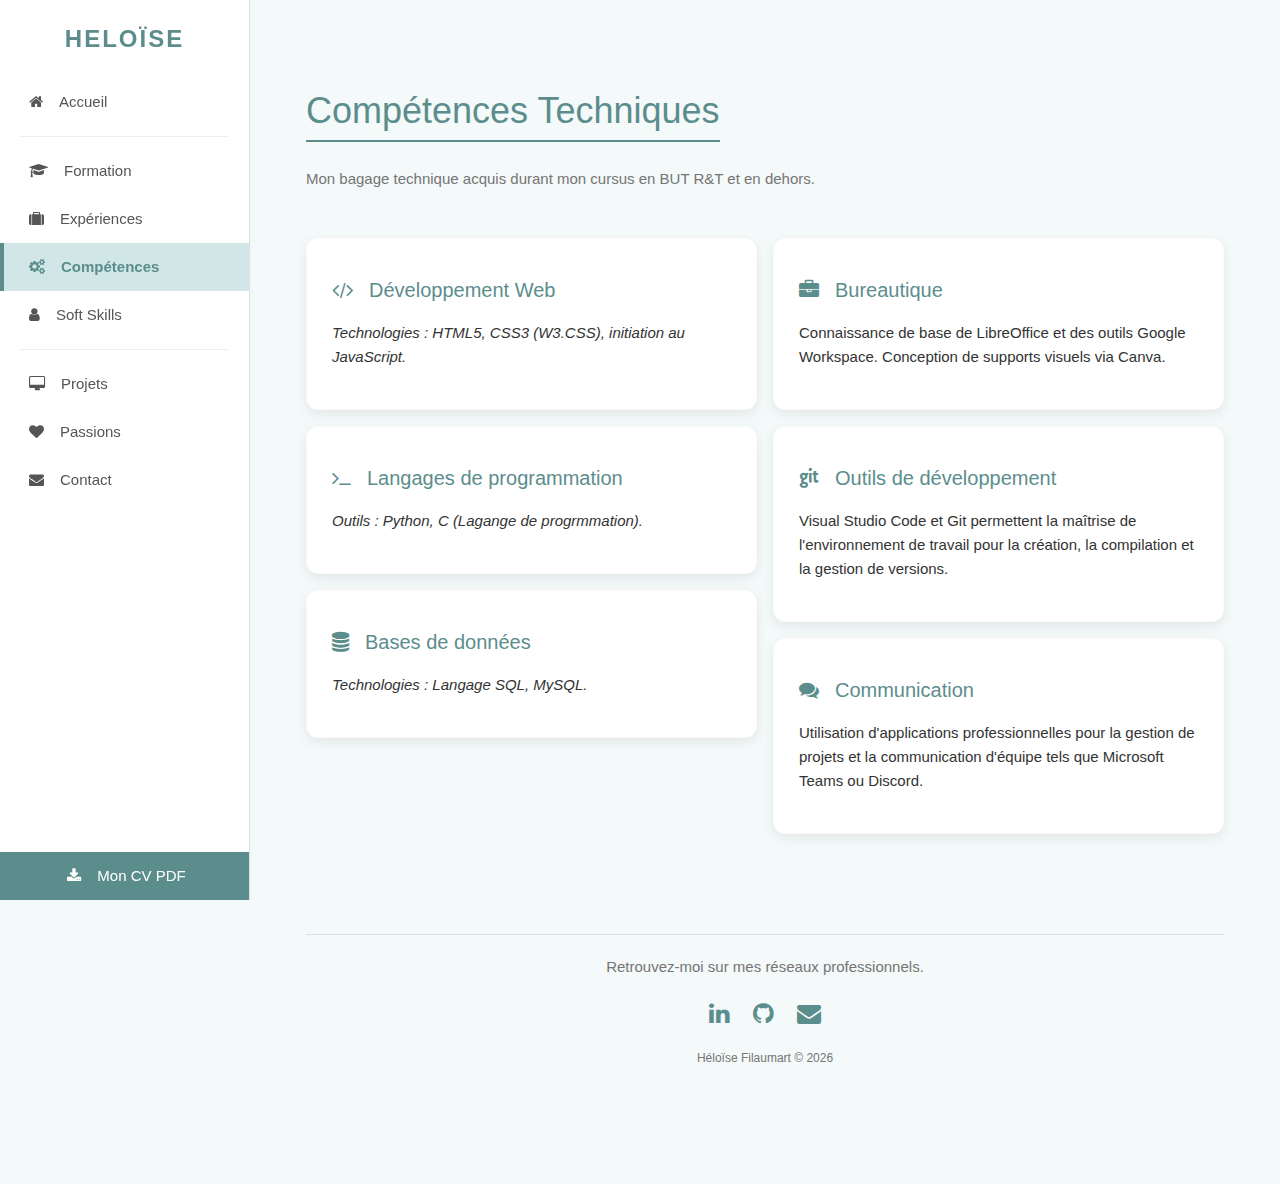
<file: competences.html>
<!DOCTYPE html>
<html lang="fr">
    
<head>
    <meta charset="UTF-8">
    <meta name="viewport" content="width=device-width, initial-scale=1">
    <title>Compétences | Héloïse Filaumart</title>
    <link rel="stylesheet" href="https://www.w3schools.com/w3css/4/w3.css">
    <link rel="stylesheet" href="https://cdnjs.cloudflare.com/ajax/libs/font-awesome/4.7.0/css/font-awesome.min.css">
    <link rel="stylesheet" href="style.css">
</head>

<body>

    <!-- Menu navigation -->
    <nav class="sidebar">
        <div style="padding: 20px; text-align: center;">
            <h3 style="color: var(--primary); font-weight: bold; margin: 0; letter-spacing: 2px;">HELOÏSE</h3>
        </div>
        
        <a href="index.html"><i class="fa fa-home w3-margin-right"></i>Accueil</a>
        <hr>
        <a href="parcours.html"><i class="fa fa-graduation-cap w3-margin-right"></i>Formation</a>
        <a href="experiences.html"><i class="fa fa-suitcase w3-margin-right"></i>Expériences</a>
        <a href="competences.html" class="active"><i class="fa fa-gears w3-margin-right"></i>Compétences</a>
        <a href="softskills.html"><i class="fa fa-user w3-margin-right"></i>Soft Skills</a>
        <hr>
        <a href="projets.html"><i class="fa fa-desktop w3-margin-right"></i>Projets</a>
        <a href="passions.html"><i class="fa fa-heart w3-margin-right"></i>Passions</a>
        <a href="contact.html"><i class="fa fa-envelope w3-margin-right"></i>Contact</a>
        
        <a href="telechargement.html" style="margin-top:auto; background: var(--primary); color:white; text-align: center;">
            <i class="fa fa-download w3-margin-right"></i>Mon CV PDF
        </a>
    </nav>

    <!-- Le ruban -->
    <div class="main-content">
        <header class="w3-container w3-padding-32">
            <h1 style="color: var(--primary); border-bottom: 2px solid var(--primary); display:inline-block;">Compétences Techniques</h1>
            <p class="w3-text-grey">Mon bagage technique acquis durant mon cursus en BUT R&T et en dehors.</p>
        </header>

        <div class="w3-row-padding">

            <div class="w3-col l6 m12">
                <div class="card-premium w3-margin-bottom">
                    <h4 style="color: var(--primary);"><i class="fa fa-code w3-margin-right"></i>Développement Web</h4>
                    <p><i>Technologies : HTML5, CSS3 (W3.CSS), initiation au JavaScript.</i></p>
                </div>

                <div class="card-premium w3-margin-bottom">
                    <h4 style="color: var(--primary);"><i class="fa fa-terminal w3-margin-right"></i>Langages de programmation</h4>
                    <p><i>Outils : Python, C (Lagange de progrmmation).</i></p>
                </div>

                <div class="card-premium w3-margin-bottom">
                    <h4 style="color: var(--primary);"><i class="fa fa-database w3-margin-right"></i>Bases de données</h4>
                    <p><i>Technologies : Langage SQL, MySQL.</i></p>
                </div>
            </div>    

            <div class="w3-col l6 m12"> 
                <div class="card-premium w3-margin-bottom">
                    <h4 style="color: var(--primary);"><i class="fa fa-briefcase w3-margin-right"></i>Bureautique</h4>
                    <p>Connaissance de base de LibreOffice et des outils Google Workspace. Conception de supports visuels via Canva.</p>
                </div>

                <div class="card-premium w3-margin-bottom">
                    <h4 style="color: var(--primary);"><i class="fa fa-git w3-margin-right"></i>Outils de développement</h4>
                    <p>Visual Studio Code et Git permettent la maîtrise de l'environnement de travail pour la création, la compilation et la gestion de versions.</p>
                </div>

                <div class="card-premium w3-margin-bottom">
                    <h4 style="color: var(--primary);"><i class="fa fa-comments w3-margin-right"></i>Communication</h4>
                    <p>Utilisation d'applications professionnelles pour la gestion de projets et la communication d'équipe tels que Microsoft Teams ou Discord.</p>
                </div>
            </div>

        </div>

        <!-- Pied de page -->
        <footer class="w3-container w3-padding-64 w3-center">
            <hr style="border-top: 1px solid #ddd">
            <p class="w3-text-grey">Retrouvez-moi sur mes réseaux professionnels.</p>
            <div class="w3-xlarge w3-section">
                <a href="https://www.linkedin.com/in/h%C3%A9lo%C3%AFse-filaumart-3955b53a0" target="_blank" title="LinkedIn"><i class="fa fa-linkedin w3-hover-opacity" style="color: var(--primary);"></i></a>
                <a href="https://github.com/heloweeze" target="_blank" class="w3-margin-left" title="GitHub"><i class="fa fa-github w3-hover-opacity" style="color: var(--primary);"></i></a>
                <a href="mailto:h.filaumart@rt-iut.re" class="w3-margin-left" title="Email"><i class="fa fa-envelope w3-hover-opacity" style="color: var(--primary);"></i></a>
            </div>
            <p class="w3-small w3-text-grey">Héloïse Filaumart © 2026</p>
        </footer>

    </div>

</body>
</html>
</file>
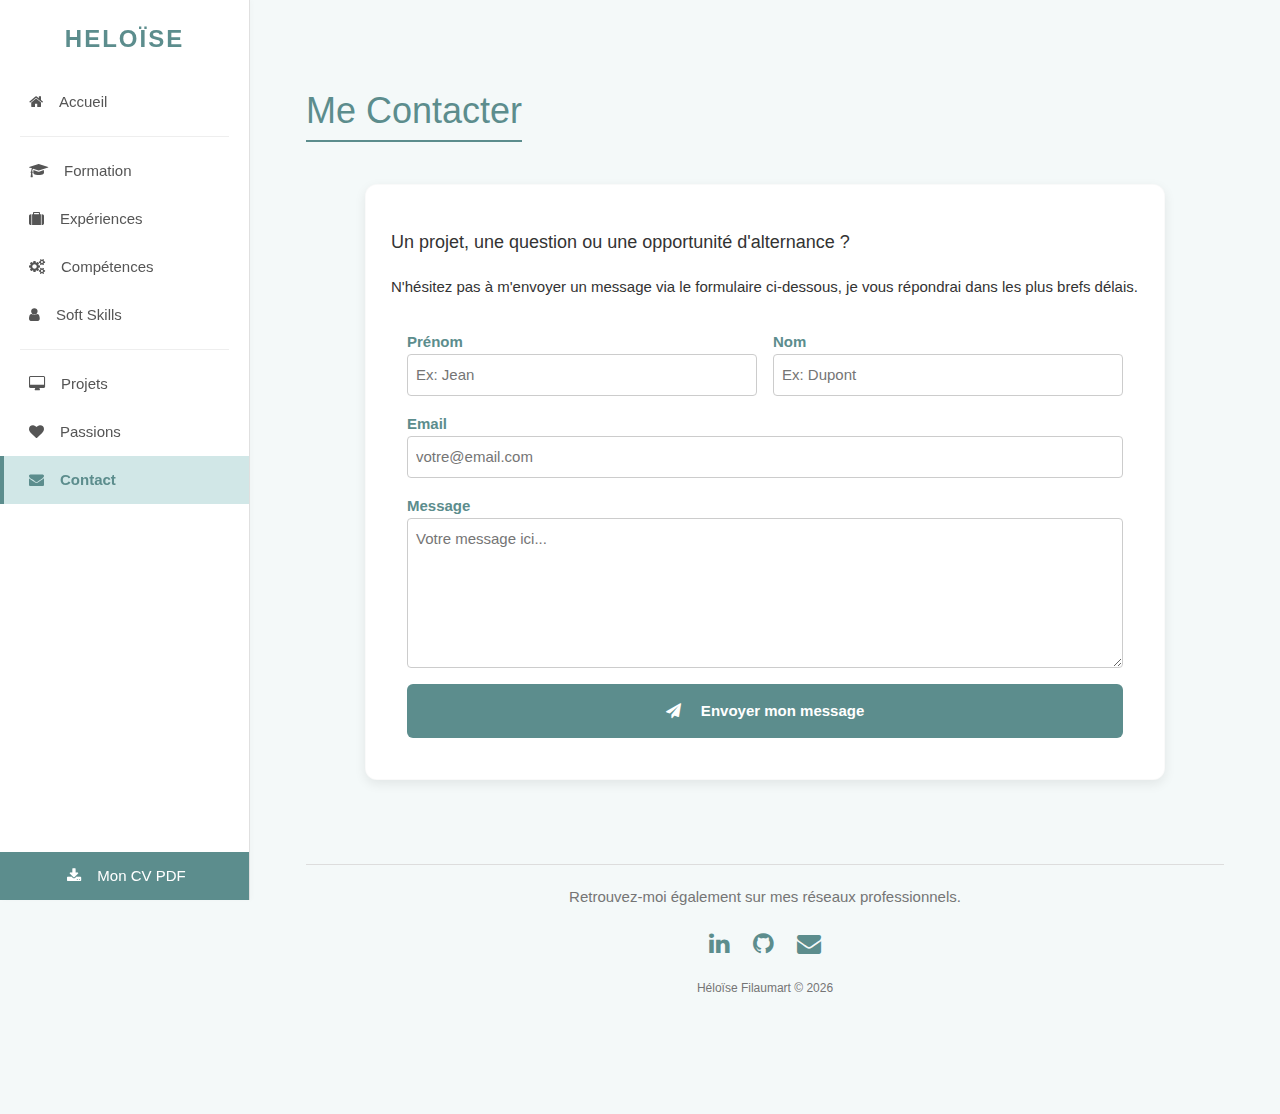
<file: contact.html>
<!DOCTYPE html>
<html lang="fr">

<head>
    <meta charset="UTF-8">
    <meta name="viewport" content="width=device-width, initial-scale=1">
    <title>Contact | Héloïse Filaumart</title>
    <link rel="stylesheet" href="https://www.w3schools.com/w3css/4/w3.css">
    <link rel="stylesheet" href="https://cdnjs.cloudflare.com/ajax/libs/font-awesome/4.7.0/css/font-awesome.min.css">
    <link rel="stylesheet" href="style.css">
</head>

<body>

    <!-- Menu navigation -->
    <nav class="sidebar">
        <div style="padding: 20px; text-align: center;">
            <h3 style="color: var(--primary); font-weight: bold; margin: 0; letter-spacing: 2px;">HELOÏSE</h3>
        </div>
        
        <a href="index.html"><i class="fa fa-home w3-margin-right"></i>Accueil</a>
        <hr>
        <a href="parcours.html"><i class="fa fa-graduation-cap w3-margin-right"></i>Formation</a>
        <a href="experiences.html"><i class="fa fa-suitcase w3-margin-right"></i>Expériences</a>
        <a href="competences.html"><i class="fa fa-gears w3-margin-right"></i>Compétences</a>
        <a href="softskills.html"><i class="fa fa-user w3-margin-right"></i>Soft Skills</a>
        <hr>
        <a href="projets.html"><i class="fa fa-desktop w3-margin-right"></i>Projets</a>
        <a href="passions.html"><i class="fa fa-heart w3-margin-right"></i>Passions</a>
        <a href="contact.html" class="active"><i class="fa fa-envelope w3-margin-right"></i>Contact</a>
        
        <a href="telechargement.html" style="margin-top:auto; background: var(--primary); color:white; text-align: center;">
            <i class="fa fa-download w3-margin-right"></i>Mon CV PDF
        </a>
    </nav>

    <!-- Le ruban -->
    <div class="main-content">
        <header class="w3-container w3-padding-32">
            <h1 style="color: var(--primary); border-bottom: 2px solid var(--primary); display:inline-block;">Me Contacter</h1>
        </header>

        <div class="w3-container">
            <div class="card-premium" style="max-width: 800px; margin: auto;">
                <p class="w3-large">Un projet, une question ou une opportunité d'alternance ?</p>
                <p>N'hésitez pas à m'envoyer un message via le formulaire ci-dessous, je vous répondrai dans les plus brefs délais.</p>

                <form action="https://formspree.io/f/xjgggajl" method="POST" class="w3-container w3-padding-16">
                    
                    <div class="w3-row-padding" style="margin:0 -16px;">
                        <div class="w3-half w3-margin-bottom">
                            <label for="prenom" style="color: var(--primary);"><b>Prénom</b></label>
                            <input id="prenom" class="w3-input w3-border w3-round" type="text" name="first_name" placeholder="Ex: Jean" required>
                        </div>
                        <div class="w3-half w3-margin-bottom">
                            <label for="nom" style="color: var(--primary);"><b>Nom</b></label>
                            <input id="nom" class="w3-input w3-border w3-round" type="text" name="last_name" placeholder="Ex: Dupont" required>
                        </div>
                    </div>
                    
                    <div class="w3-margin-bottom">
                        <label for="email" style="color: var(--primary);"><b>Email</b></label>
                        <input id="email" class="w3-input w3-border w3-round" type="email" name="email" placeholder="votre@email.com" required>
                    </div>
                    
                    <div class="w3-margin-bottom">
                        <label for="message" style="color: var(--primary);"><b>Message</b></label>
                        <textarea id="message" class="w3-input w3-border w3-round" name="message" style="height:150px; resize: vertical;" placeholder="Votre message ici..." required></textarea>
                    </div>
                    
                    <button type="submit" class="btn-custom w3-block w3-round-large" style="border:none; cursor:pointer; padding:15px; font-weight: bold;">
                        <i class="fa fa-paper-plane w3-margin-right"></i> Envoyer mon message
                    </button>
                </form>
            </div>
        </div>

        <!-- Pied de page -->
        <footer class="w3-container w3-padding-64 w3-center">
            <hr style="border-top: 1px solid #ddd">
            <p class="w3-text-grey">Retrouvez-moi également sur mes réseaux professionnels.</p>
            <div class="w3-xlarge w3-section">
                <a href="https://www.linkedin.com/in/h%C3%A9lo%C3%AFse-filaumart-3955b53a0" target="_blank" title="LinkedIn"><i class="fa fa-linkedin w3-hover-opacity" style="color: var(--primary);"></i></a>
                <a href="https://github.com/heloweeze" target="_blank" class="w3-margin-left" title="GitHub"><i class="fa fa-github w3-hover-opacity" style="color: var(--primary);"></i></a>
                <a href="mailto:h.filaumart@rt-iut.re" class="w3-margin-left" title="Email"><i class="fa fa-envelope w3-hover-opacity" style="color: var(--primary);"></i></a>
            </div>
            <p class="w3-small w3-text-grey">Héloïse Filaumart © 2026</p>
        </footer>
    </div>
    
</body>
</html>
</file>
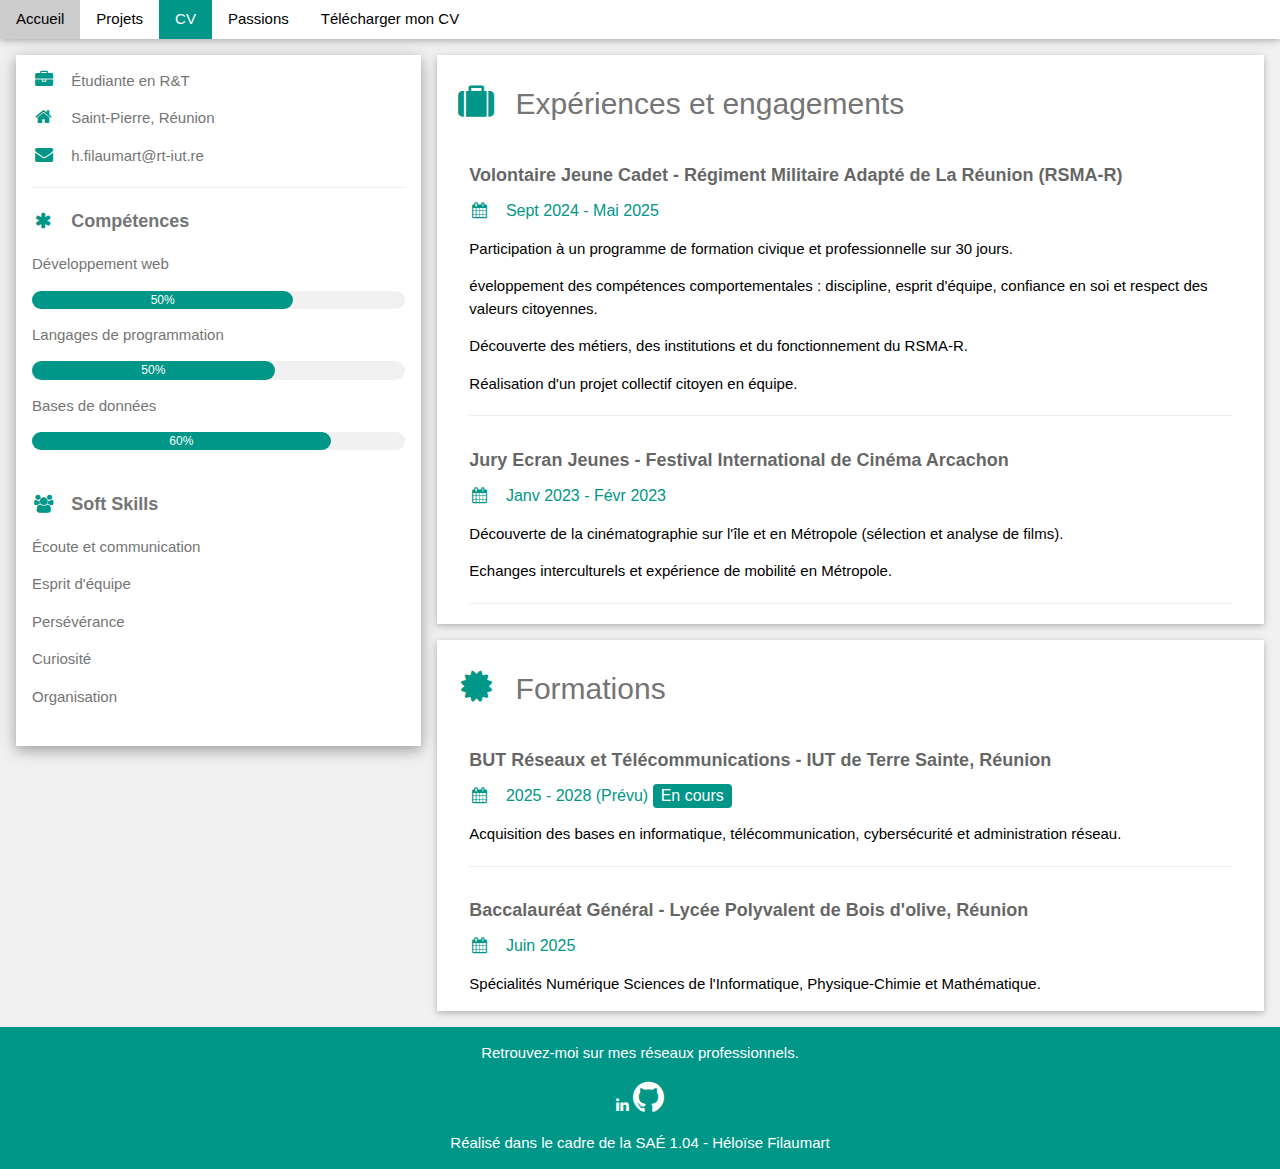
<file: cv.html>
<!DOCTYPE html>
<html lang="fr">
<head>
    <meta charset="utf-8">
    <meta name="viewport" content="width=device-width, initial-scale=1">
    <title>CV | Héloïse Filaumart</title>

    <link rel="stylesheet" href="https://www.w3schools.com/w3css/4/w3.css">
    <link rel="stylesheet" href="https://fonts.googleapis.com/css?family=Roboto">
    <link rel="stylesheet" href="https://cdnjs.cloudflare.com/ajax/libs/font-awesome/4.7.0/css/font-awesome.min.css">
</head>

<body class="w3-light-grey">

    <nav class="w3-bar w3-white w3-card">
        <a href="index.html" class="w3-bar-item w3-button">Accueil</a>
        <a href="projets.html" class="w3-bar-item w3-button">Projets</a>
        <a href="cv.html" class="w3-bar-item w3-button w3-teal">CV</a>
        <a href="passions.html" class="w3-bar-item w3-button">Passions</a>
        <a href="download.html" class="w3-bar-item w3-button">Télécharger mon CV</a>
    </nav>

    <div class="w3-content w3-margin-top" style="max-width:1400px;">

        <div class="w3-row-padding">
        
            <aside class="w3-third">
                <div class="w3-white w3-text-grey w3-card-4">
                    <div class="w3-display-container">
                        <div class="w3-display-bottomleft w3-container w3-text-black">
                        </div>
                    </div>
                    <div class="w3-container">
                        <p><i class="fa fa-briefcase fa-fw w3-margin-right w3-large w3-text-teal"></i>Étudiante en R&T</p>
                        <p><i class="fa fa-home fa-fw w3-margin-right w3-large w3-text-teal"></i>Saint-Pierre, Réunion</p>
                        <p><i class="fa fa-envelope fa-fw w3-margin-right w3-large w3-text-teal"></i>h.filaumart@rt-iut.re</p>
                        <hr>

                        <p class="w3-large"><b><i class="fa fa-asterisk fa-fw w3-margin-right w3-text-teal"></i>Compétences </b></p>
                        <p>Développement web</p>
                        <div class="w3-light-grey w3-round-xlarge w3-small">
                            <div class="w3-container w3-center w3-round-xlarge w3-teal" style="width:70%">50%</div>
                        </div>
                        <p>Langages de programmation</p>
                        <div class="w3-light-grey w3-round-xlarge w3-small">
                            <div class="w3-container w3-center w3-round-xlarge w3-teal" style="width:65%">50%</div>
                        </div>
                        <p>Bases de données</p>
                        <div class="w3-light-grey w3-round-xlarge w3-small">
                            <div class="w3-container w3-center w3-round-xlarge w3-teal" style="width:80%">60%</div>
                        </div>
                        <br>

                        <p class="w3-large"><b><i class="fa fa-users fa-fw w3-margin-right w3-text-teal"></i>Soft Skills</b></p>
                        <p>Écoute et communication</p>
                        <p>Esprit d'équipe</p>
                        <p>Persévérance</p>
                        <p>Curiosité</p>
                        <p>Organisation</p>
                        <br>
                    </div>
                </div>
            </aside>

            <main class="w3-twothird">
            
                <section class="w3-container w3-card w3-white w3-margin-bottom">
                    <h2 class="w3-text-grey w3-padding-16"><i class="fa fa-suitcase fa-fw w3-margin-right w3-xxlarge w3-text-teal"></i>Expériences et engagements</h2>
                    <div class="w3-container">
                        <h5 class="w3-opacity"><b>Volontaire Jeune Cadet - Régiment Militaire Adapté de La Réunion (RSMA-R) </b></h5>
                        <h6 class="w3-text-teal"><i class="fa fa-calendar fa-fw w3-margin-right"></i>Sept 2024 - Mai 2025</h6>
                        <p>Participation à un programme de formation civique et professionnelle sur 30 jours.</p>
                        </p>éveloppement des compétences comportementales : discipline, esprit d'équipe, confiance en soi et respect des valeurs citoyennes.</p>
                        <p>Découverte des métiers, des institutions et du fonctionnement du RSMA-R.</p>
                        </p>Réalisation d'un projet collectif citoyen en équipe.</p>
                        <hr>
                    </div>
                    <div class="w3-container">
                        <h5 class="w3-opacity"><b>Jury Ecran Jeunes - Festival International de Cinéma Arcachon</b></h5>
                        <h6 class="w3-text-teal"><i class="fa fa-calendar fa-fw w3-margin-right"></i>Janv 2023 - Févr 2023</h6>
                        <p>Découverte de la cinématographie sur l'île et en Métropole (sélection et analyse de films).</p>
                        <p>Echanges interculturels et expérience de mobilité en Métropole.</p>
                        <hr>
                    </div>
                    </section>

                <section class="w3-container w3-card w3-white">
                    <h2 class="w3-text-grey w3-padding-16"><i class="fa fa-certificate fa-fw w3-margin-right w3-xxlarge w3-text-teal"></i>Formations</h2>
                    <div class="w3-container">
                        <h5 class="w3-opacity"><b>BUT Réseaux et Télécommunications - IUT de Terre Sainte, Réunion</b></h5>
                        <h6 class="w3-text-teal"><i class="fa fa-calendar fa-fw w3-margin-right"></i>2025 - 2028 (Prévu) <span class="w3-tag w3-teal w3-round">En cours</span></h6>
                        <p>Acquisition des bases en informatique, télécommunication, cybersécurité et administration réseau.</p>
                        <hr>
                    </div>
                    <div class="w3-container">
                        <h5 class="w3-opacity"><b>Baccalauréat Général - Lycée Polyvalent de Bois d'olive, Réunion</b></h5>
                        <h6 class="w3-text-teal"><i class="fa fa-calendar fa-fw w3-margin-right"></i>Juin 2025</h6>
                        <p>Spécialités Numérique Sciences de l'Informatique, Physique-Chimie et Mathématique.</p>
                    </div>
                  </section>

            </main>
        </div>
    </div>

    <footer class="w3-container w3-teal w3-center w3-margin-top">
        <p>Retrouvez-moi sur mes réseaux professionnels.</p>
        <a href="https://linkedin.com/in/heloise-filaumart" target="_blank"><i class="fa fa-linkedin w3-hover-opacity"></i></a>
        <a href="https://github.com/heloweeze" target="_blank" class="w3-hover-opacity"><i class="fa fa-github w3-xxlarge w3-text-white"></i></a>
        <p>Réalisé dans le cadre de la SAÉ 1.04 - Héloïse Filaumart</p>
    </footer>

</body>
</html>
</file>
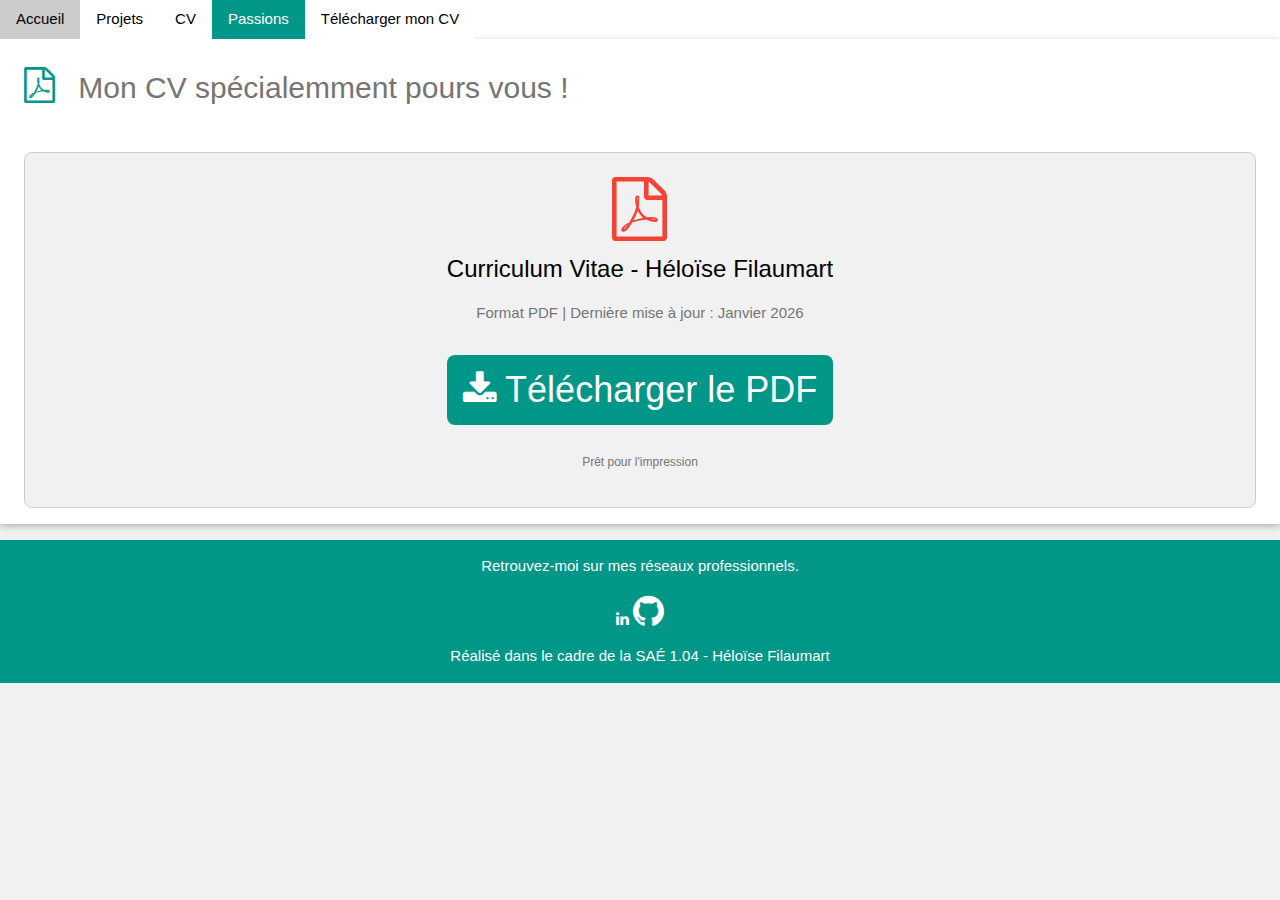
<file: download.html>
<!DOCTYPE html>
<html lang="fr">
<head>
    <meta charset="utf-8">
    <meta name="viewport" content="width=device-width, initial-scale=1">
    <title>Téléchargement CV | Héloïse Filaumart</title>
    <link rel="stylesheet" href="https://www.w3schools.com/w3css/4/w3.css">
    <link rel="stylesheet" href="https://fonts.googleapis.com/css?family=Roboto">
    <link rel="stylesheet" href="https://cdnjs.cloudflare.com/ajax/libs/font-awesome/4.7.0/css/font-awesome.min.css">
</head>
<body class="w3-light-grey">

    <nav class="w3-bar w3-white w3-card">
        <a href="index.html" class="w3-bar-item w3-button">Accueil</a>
        <a href="projets.html" class="w3-bar-item w3-button">Projets</a>
        <a href="cv.html" class="w3-bar-item w3-button">CV</a>
        <a href="passions.html" class="w3-bar-item w3-button w3-teal">Passions</a>
        <a href="download.html" class="w3-bar-item w3-button">Télécharger mon CV</a>
    </nav>
        
        <section id="cv" class="w3-container w3-card w3-white w3-margin-bottom">
            <h2 class="w3-text-grey w3-padding-16">
                <i class="fa fa-file-pdf-o fa-fw w3-margin-right w3-xxlarge w3-text-teal"></i>Mon CV spécialemment pours vous !
            </h2>
            <div class="w3-row-padding w3-padding-16">
                <div class="w3-col l12 m12 w3-light-grey w3-round-large w3-border w3-padding-24 w3-center">
                    <i class="fa fa-file-pdf-o w3-text-red" style="font-size:64px"></i>
                    <h3>Curriculum Vitae - Héloïse Filaumart</h3>
                    <p class="w3-text-grey">Format PDF | Dernière mise à jour : Janvier 2026</p>
                    
                <div class="w3-padding-16">
                    <a href="documents/CV_Héloïse_Filaumart.pdf" download class="w3-button w3-teal w3-xxlarge w3-round-large w3-hover-shadow">
                        <i class="fa fa-download"></i> Télécharger le PDF
                    </a>
                </div>
                <p class="w3-small w3-text-grey italic">Prêt pour l'impression</p>
            </div>
        </div>
    </section>
    <footer class="w3-container w3-teal w3-center w3-margin-top">
        <p>Retrouvez-moi sur mes réseaux professionnels.</p>
        <a href="https://linkedin.com/in/heloise-filaumart" target="_blank"><i class="fa fa-linkedin w3-hover-opacity"></i></a>
        <a href="https://github.com/heloweeze" target="_blank" class="w3-hover-opacity"><i class="fa fa-github w3-xxlarge w3-text-white"></i></a>
        <p>Réalisé dans le cadre de la SAÉ 1.04 - Héloïse Filaumart</p>
    </footer>
</body>
</html>
</file>
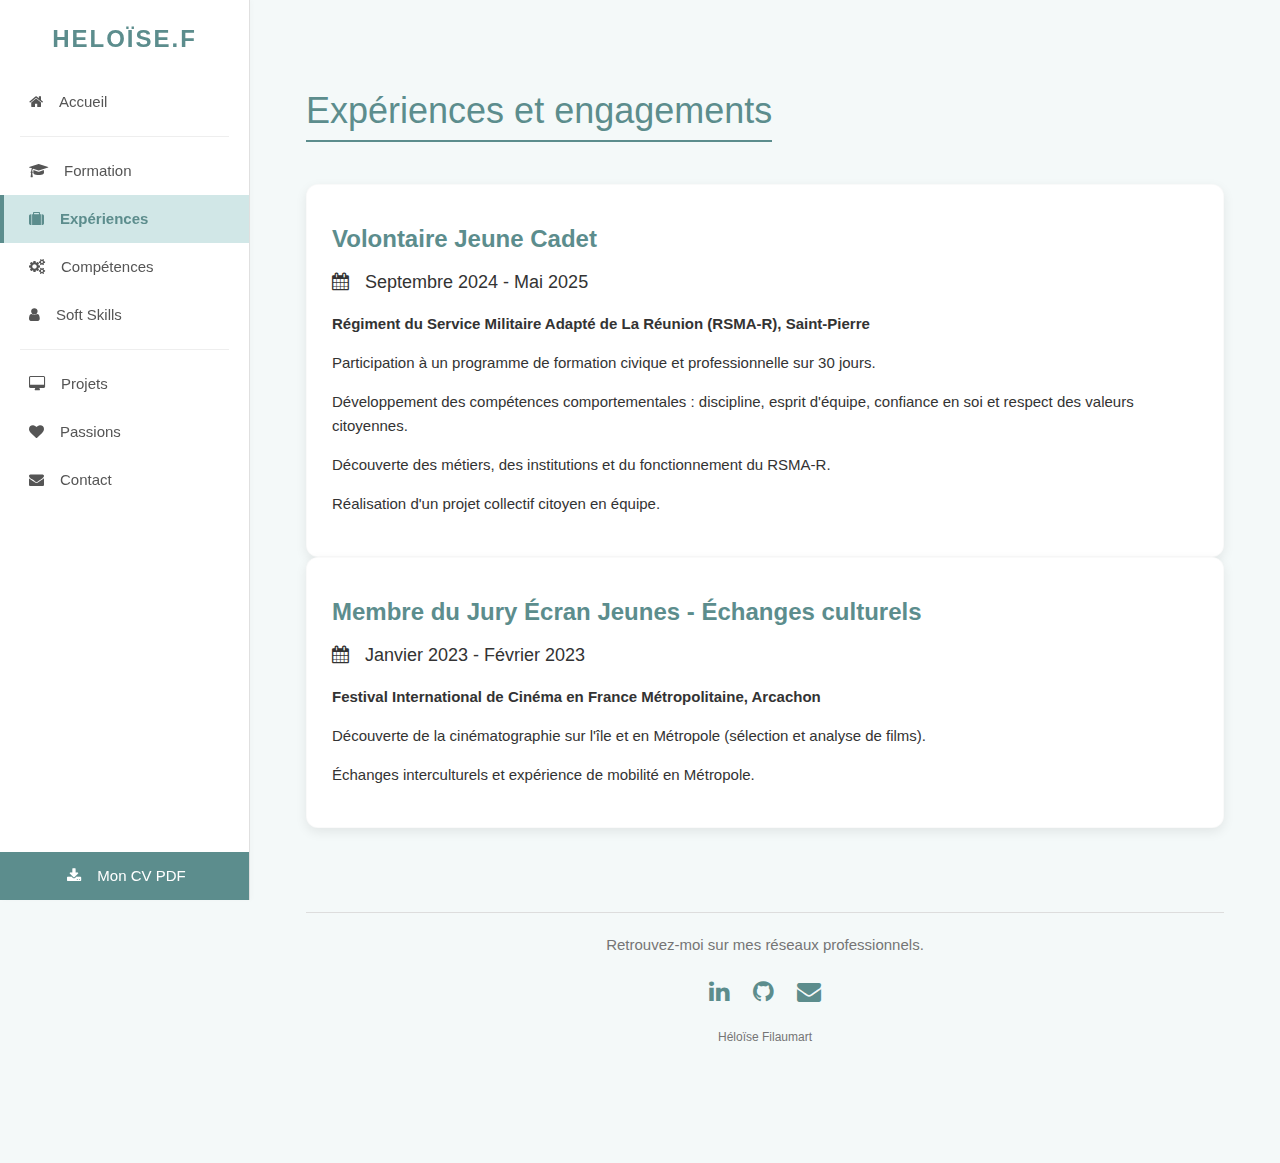
<file: experiences.html>
<!DOCTYPE html>
<html lang="fr">

<head>
    <meta charset="UTF-8">
    <meta name="viewport" content="width=device-width, initial-scale=1">
    <title>Expériences et engagements | Héloïse Filaumart</title>
    <link rel="stylesheet" href="https://www.w3schools.com/w3css/4/w3.css">
    <link rel="stylesheet" href="https://cdnjs.cloudflare.com/ajax/libs/font-awesome/4.7.0/css/font-awesome.min.css">
    <link rel="stylesheet" href="style.css">
</head>

<body>
    
    <nav class="sidebar">
        <div style="padding: 20px; text-align: center;">
            <h3 style="color: var(--primary); font-weight: bold; margin: 0; letter-spacing: 2px;">HELOÏSE.F</h3>
        </div>
        
        <a href="index.html"><i class="fa fa-home w3-margin-right"></i>Accueil</a>
        <hr>
        <a href="parcours.html"><i class="fa fa-graduation-cap w3-margin-right"></i>Formation</a>
        <a href="experiences.html" class="active"><i class="fa fa-suitcase w3-margin-right"></i>Expériences</a>
        <a href="competences.html"><i class="fa fa-gears w3-margin-right"></i>Compétences</a>
        <a href="softskills.html"><i class="fa fa-user w3-margin-right"></i>Soft Skills</a>
        <hr>
        <a href="projets.html"><i class="fa fa-desktop w3-margin-right"></i>Projets</a>
        <a href="passions.html"><i class="fa fa-heart w3-margin-right"></i>Passions</a>
        <a href="contact.html"><i class="fa fa-envelope w3-margin-right"></i>Contact</a>
        
        <a href="telechargement.html" style="margin-top:auto; background: var(--primary); color:white; text-align: center;">
            <i class="fa fa-download w3-margin-right"></i>Mon CV PDF
        </a>
    </nav>

    <div class="main-content">

        <header class="w3-container w3-padding-32">
            <h1 style="color: var(--primary); border-bottom: 2px solid var(--primary); display:inline-block;">Expériences et engagements</h1>
        </header>

        <div class="w3-container">
            <div class="card-premium">
                <h3 style="color: var(--primary);"><b>Volontaire Jeune Cadet</b></h3>
                <h5><i class="fa fa-calendar w3-margin-right"></i>Septembre 2024 - Mai 2025</h5>
                <p><b>Régiment du Service Militaire Adapté de La Réunion (RSMA-R), Saint-Pierre</b></p>
                <p>Participation à un programme de formation civique et professionnelle sur 30 jours.</p>
                <p>Développement des compétences comportementales : discipline, esprit d'équipe, confiance en soi et respect des valeurs citoyennes.</p>
                <p>Découverte des métiers, des institutions et du fonctionnement du RSMA-R.</p>
                <p>Réalisation d'un projet collectif citoyen en équipe.</p>
            </div>

            <div class="card-premium">
                <h3 style="color: var(--primary);"><b>Membre du Jury Écran Jeunes - Échanges culturels</b></h3>
                <h5><i class="fa fa-calendar w3-margin-right"></i>Janvier 2023 - Février 2023</h5>
                <p><b>Festival International de Cinéma en France Métropolitaine, Arcachon</b></p>
                <p>Découverte de la cinématographie sur l'île et en Métropole (sélection et analyse de films).</p>
                <p>Échanges interculturels et expérience de mobilité en Métropole.</p>
            </div>

        </div>

        <footer class="w3-container w3-padding-64 w3-center">
            <hr style="border-top: 1px solid #ddd">
            <p class="w3-text-grey">Retrouvez-moi sur mes réseaux professionnels.</p>
            <div class="w3-xlarge w3-section">
                <a href="https://www.linkedin.com/in/h%C3%A9lo%C3%AFse-filaumart-3955b53a0" target="_blank"><i class="fa fa-linkedin w3-hover-opacity" style="color: var(--primary);"></i></a>
                <a href="https://github.com/heloweeze" target="_blank"><i class="fa fa-github w3-hover-opacity w3-margin-left" style="color: var(--primary);"></i></a>
                <a href="mailto:h.filaumart@rt-iut.re" class="w3-margin-left"><i class="fa fa-envelope w3-hover-opacity" style="color: var(--primary);"></i></a>
            </div>
            <p class="w3-small w3-text-grey">Héloïse Filaumart</p>
        </footer>

    </div>

</body>
</html>
</file>
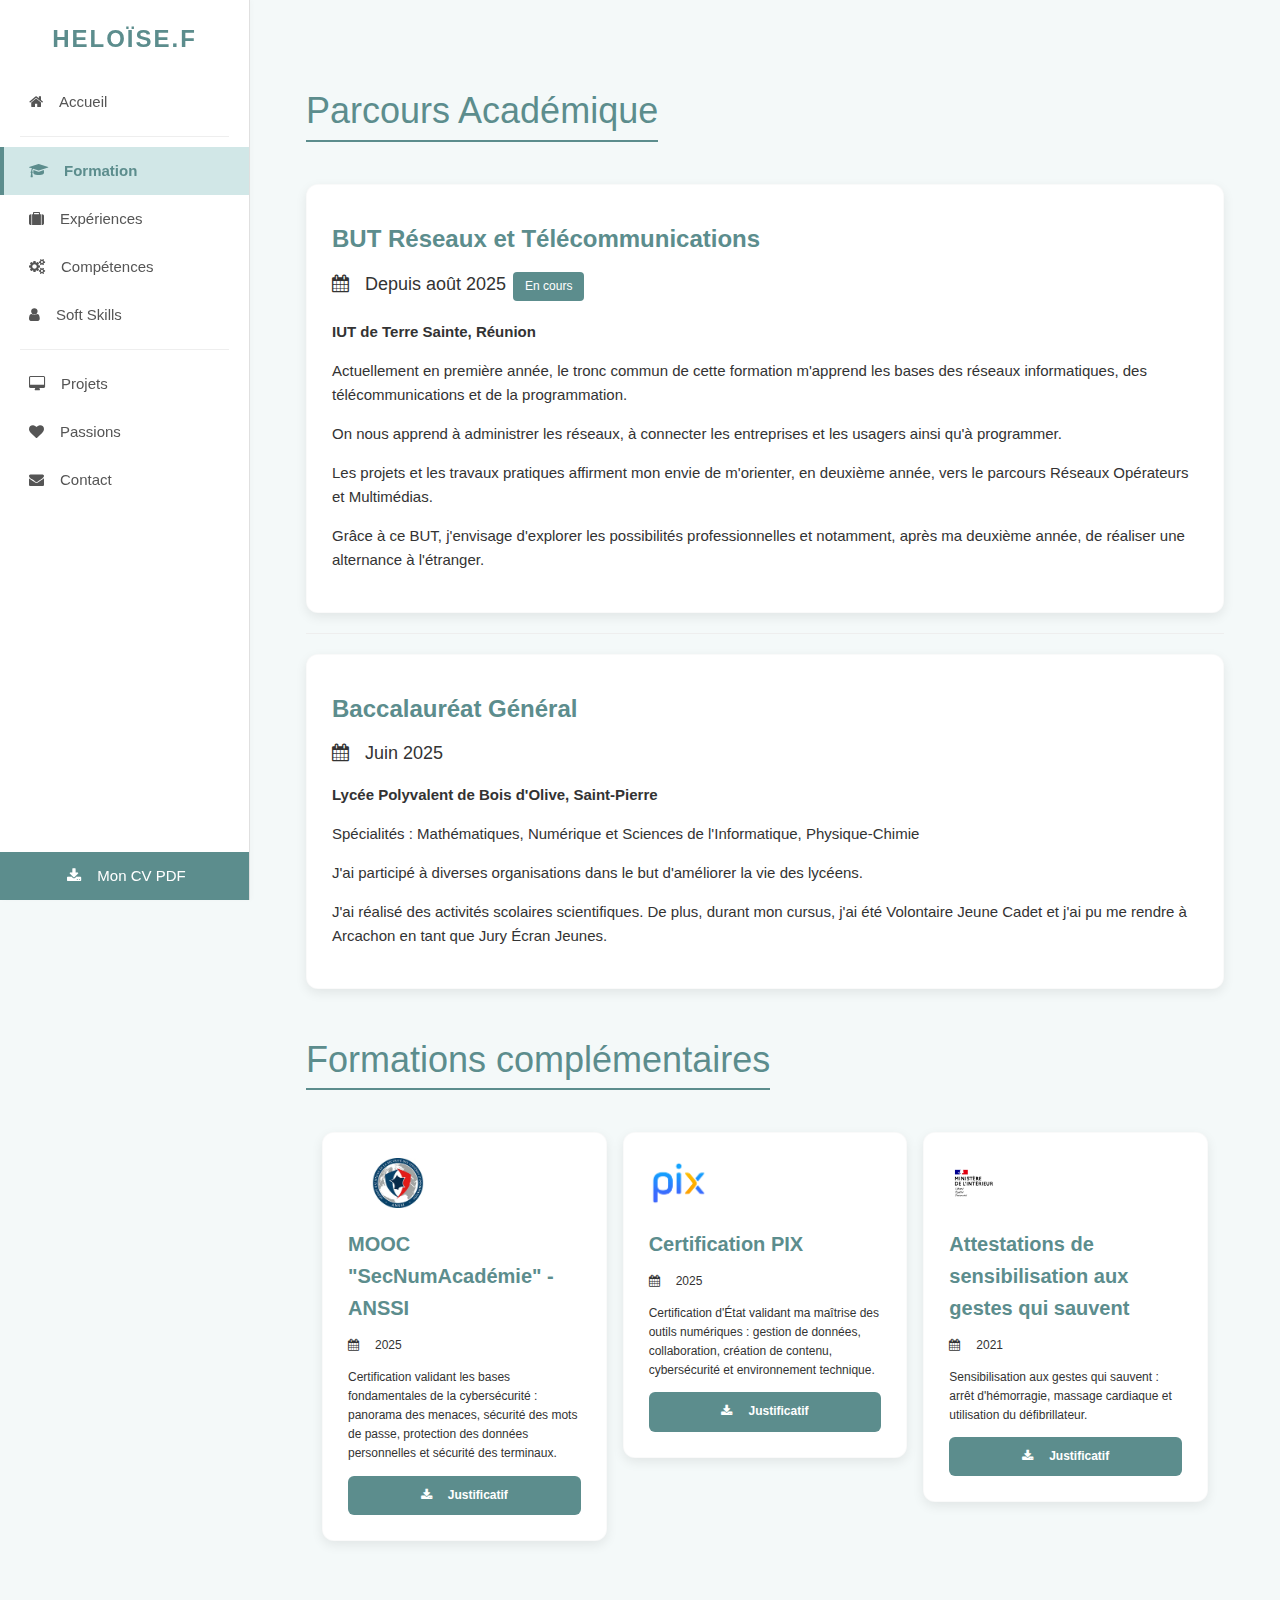
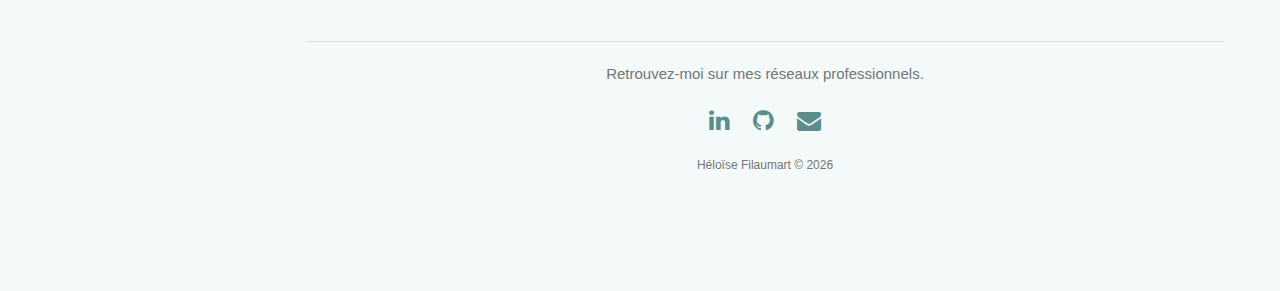
<file: parcours.html>
<!DOCTYPE html>
<html lang="fr">

<head>
    <meta charset="UTF-8">
    <meta name="viewport" content="width=device-width, initial-scale=1">
    <title>Formation | Héloïse Filaumart</title>
    <link rel="stylesheet" href="https://www.w3schools.com/w3css/4/w3.css">
    <link rel="stylesheet" href="https://cdnjs.cloudflare.com/ajax/libs/font-awesome/4.7.0/css/font-awesome.min.css">
    <link rel="stylesheet" href="style.css">
</head>

<body>

    <!-- Menu navigation -->
    <nav class="sidebar">
        <div style="padding: 20px; text-align: center;">
            <h3 style="color: var(--primary); font-weight: bold; margin: 0; letter-spacing: 2px;">HELOÏSE.F</h3>
        </div>
        
        <a href="index.html"><i class="fa fa-home w3-margin-right"></i>Accueil</a>
        <hr>
        <a href="parcours.html" class="active"><i class="fa fa-graduation-cap w3-margin-right"></i>Formation</a>
        <a href="experiences.html"><i class="fa fa-suitcase w3-margin-right"></i>Expériences</a>
        <a href="competences.html"><i class="fa fa-gears w3-margin-right"></i>Compétences</a>
        <a href="softskills.html"><i class="fa fa-user w3-margin-right"></i>Soft Skills</a>
        <hr>
        <a href="projets.html"><i class="fa fa-desktop w3-margin-right"></i>Projets</a>
        <a href="passions.html"><i class="fa fa-heart w3-margin-right"></i>Passions</a>
        <a href="contact.html"><i class="fa fa-envelope w3-margin-right"></i>Contact</a>
        
        <a href="telechargement.html" style="margin-top:auto; background: var(--primary); color:white; text-align: center;">
            <i class="fa fa-download w3-margin-right"></i>Mon CV PDF
        </a>
    </nav>

    <!-- Le ruban -->
    <div class="main-content">
        <header class="w3-container w3-padding-32">
            <h1 style="color: var(--primary); border-bottom: 2px solid var(--primary); display:inline-block;">Parcours Académique</h1>
        </header>

        <div class="w3-container">

            <div class="card-premium">
                <h3 style="color: var(--primary);"><b>BUT Réseaux et Télécommunications</b></h3>
                <h5><i class="fa fa-calendar w3-margin-right"></i>Depuis août 2025 <span class="w3-tag w3-round" style="background-color: var(--primary);">En cours</span></h5>
                <p><b>IUT de Terre Sainte, Réunion</b></p>
                <p>Actuellement en première année, le tronc commun de cette formation m'apprend les bases des réseaux informatiques, des télécommunications et de la programmation.</p>
                <p>On nous apprend à administrer les réseaux, à connecter les entreprises et les usagers ainsi qu'à programmer.</p>
                <p>Les projets et les travaux pratiques affirment mon envie de m'orienter, en deuxième année, vers le parcours Réseaux Opérateurs et Multimédias.</p>
                <p>Grâce à ce BUT, j'envisage d'explorer les possibilités professionnelles et notamment, après ma deuxième année, de réaliser une alternance à l'étranger.</p>
            </div>

            <hr>

            <div class="card-premium">
                <h3 style="color: var(--primary);"><b>Baccalauréat Général</b></h3>
                <h5><i class="fa fa-calendar w3-margin-right"></i>Juin 2025</h5>
                <p><b>Lycée Polyvalent de Bois d'Olive, Saint-Pierre</b></p>
                <p>Spécialités : Mathématiques, Numérique et Sciences de l'Informatique, Physique-Chimie</p>
                <p>J'ai participé à diverses organisations dans le but d'améliorer la vie des lycéens.</p>
                <p>J'ai réalisé des activités scolaires scientifiques. De plus, durant mon cursus, j'ai été Volontaire Jeune Cadet et j'ai pu me rendre à Arcachon en tant que Jury Écran Jeunes.</p>
            </div>

        </div>

        <header class="w3-container w3-padding-32">
            <h1 style="color: var(--primary); border-bottom: 2px solid var(--primary); display:inline-block;">Formations complémentaires</h1>
        </header>

        <div class="w3-container">

            <div class="w3-row-padding">
    
                <div class="w3-col l4 m6 w3-margin-bottom">
                    <div class="card-premium" style="min-height: 300px; display: flex; flex-direction: column; justify-content: space-between;">
                        <div>
                            <img src="img/Logo ANSSI.webp" alt="Logo ANSSI" style="height: 50px; margin-bottom: 10px;">
                            <h4 style="color: var(--primary);"><b>MOOC "SecNumAcadémie" - ANSSI</b></h4>
                            <p class="w3-small"><i class="fa fa-calendar w3-margin-right"></i>2025</p>
                            <p class="w3-small">Certification validant les bases fondamentales de la cybersécurité : panorama des menaces, sécurité des mots de passe, protection des données personnelles et sécurité des terminaux.</p>
                        </div>
                        <a href="documents/Attestation_MOOC_FILAUMART.pdf" download class="btn-custom w3-round w3-small" style="text-decoration:none; text-align: center;">
                            <i class="fa fa-download w3-margin-right"></i>Justificatif
                        </a>
                    </div>
                </div>

                <div class="w3-col l4 m6 w3-margin-bottom">
                    <div class="card-premium" style="min-height: 300px; display: flex; flex-direction: column; justify-content: space-between;">
                        <div>
                            <img src="img/Pix_logo.webp" alt="Logo PIX" style="height: 50px; margin-bottom: 10px;">
                            <h4 style="color: var(--primary);"><b>Certification PIX</b></h4>
                            <p class="w3-small"><i class="fa fa-calendar w3-margin-right"></i>2025</p>
                            <p class="w3-small">Certification d'État validant ma maîtrise des outils numériques : gestion de données, collaboration, création de contenu, cybersécurité et environnement technique.</p>
                        </div>
                        <a href="documents/attestation-pix-FILAUMART.pdf" download class="btn-custom w3-round w3-small" style="text-decoration:none; text-align: center;">
                            <i class="fa fa-download w3-margin-right"></i>Justificatif
                        </a>
                    </div>
                </div>

                <div class="w3-col l4 m6 w3-margin-bottom">
                    <div class="card-premium" style="min-height: 300px; display: flex; flex-direction: column; justify-content: space-between;">
                        <div>
                            <img src="img/Logo-Ministere-de-lInterieur.webp" alt="Logo Secours" style="height: 50px; margin-bottom: 10px;">
                            <h4 style="color: var(--primary);"><b>Attestations de sensibilisation aux gestes qui sauvent</b></h4> <p class="w3-small"><i class="fa fa-calendar w3-margin-right"></i>2021</p>
                            <p class="w3-small">Sensibilisation aux gestes qui sauvent : arrêt d'hémorragie, massage cardiaque et utilisation du défibrillateur.</p>
                        </div>
                        <a href="documents/QGS_FILAUMART.pdf" download class="btn-custom w3-round w3-small" style="text-decoration:none; text-align: center;">
                            <i class="fa fa-download w3-margin-right"></i>Justificatif
                        </a>
                    </div>
                </div>

            </div>
        </div>

        <!-- Pied de page -->
        <footer class="w3-container w3-padding-64 w3-center">
            <hr style="border-top: 1px solid #ddd">
            <p class="w3-text-grey">Retrouvez-moi sur mes réseaux professionnels.</p>
            <div class="w3-xlarge w3-section">
                <a href="https://www.linkedin.com/in/h%C3%A9lo%C3%AFse-filaumart-3955b53a0" target="_blank" title="LinkedIn"><i class="fa fa-linkedin w3-hover-opacity" style="color: var(--primary);"></i></a>
                <a href="https://github.com/heloweeze" target="_blank" class="w3-margin-left" title="GitHub"><i class="fa fa-github w3-hover-opacity" style="color: var(--primary);"></i></a>
                <a href="mailto:h.filaumart@rt-iut.re" class="w3-margin-left" title="Email"><i class="fa fa-envelope w3-hover-opacity" style="color: var(--primary);"></i></a>
            </div>
            <p class="w3-small w3-text-grey">Héloïse Filaumart © 2026</p>
        </footer>

    </div>
    
</body>
</html>
</file>
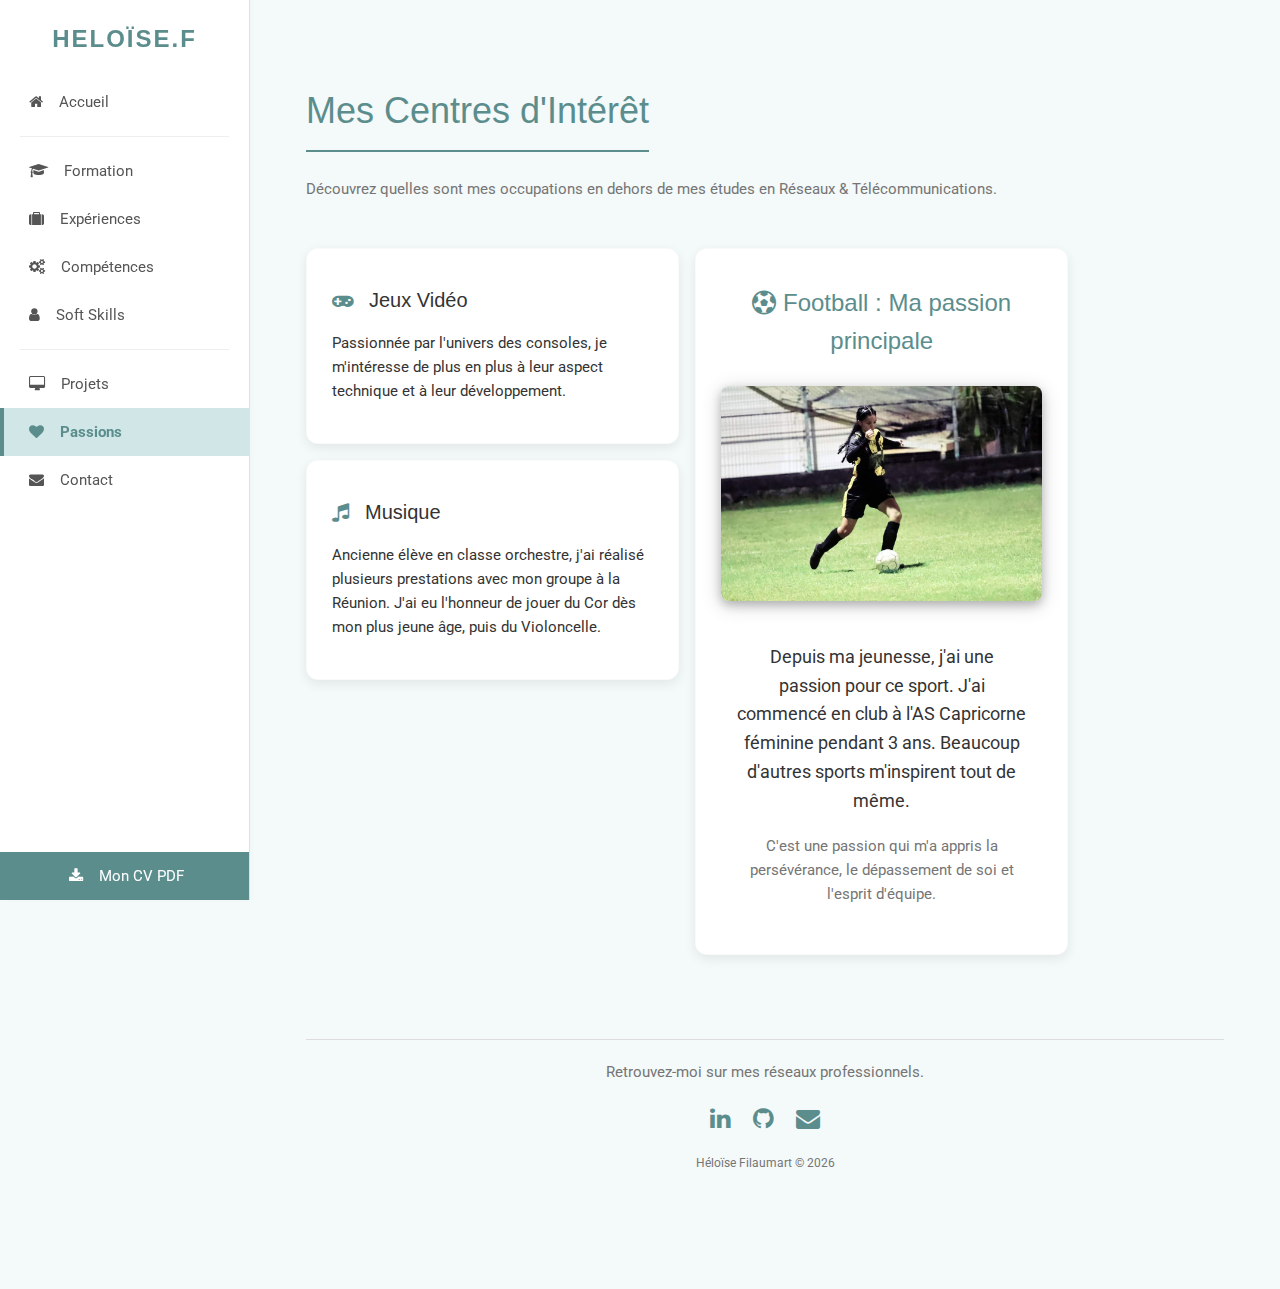
<file: passions.html>
<!DOCTYPE html>
<html lang="fr">
    
<head>
    <meta charset="utf-8">
    <meta name="viewport" content="width=device-width, initial-scale=1">
    <title>Passions | Héloïse Filaumart</title>
    <link rel="stylesheet" href="https://www.w3schools.com/w3css/4/w3.css">
    <link rel="stylesheet" href="https://fonts.googleapis.com/css?family=Roboto">
    <link rel="stylesheet" href="https://cdnjs.cloudflare.com/ajax/libs/font-awesome/4.7.0/css/font-awesome.min.css">
    <link rel="stylesheet" href="style.css">
</head>

<body>

    <!-- Menu navigation -->
    <nav class="sidebar">
        <div style="padding: 20px; text-align: center;">
            <h3 style="color: var(--primary); font-weight: bold; margin: 0; letter-spacing: 2px;">HELOÏSE.F</h3>
        </div>
        
        <a href="index.html"><i class="fa fa-home w3-margin-right"></i>Accueil</a>
        <hr>
        <a href="parcours.html"><i class="fa fa-graduation-cap w3-margin-right"></i>Formation</a>
        <a href="experiences.html"><i class="fa fa-suitcase w3-margin-right"></i>Expériences</a>
        <a href="competences.html"><i class="fa fa-gears w3-margin-right"></i>Compétences</a>
        <a href="softskills.html"><i class="fa fa-user w3-margin-right"></i>Soft Skills</a>
        <hr>
        <a href="projets.html"><i class="fa fa-desktop w3-margin-right"></i>Projets</a>
        <a href="passions.html" class="active"><i class="fa fa-heart w3-margin-right"></i>Passions</a>
        <a href="contact.html"><i class="fa fa-envelope w3-margin-right"></i>Contact</a>
        
        <a href="telechargement.html" style="margin-top:auto; background: var(--primary); color:white; text-align: center;">
            <i class="fa fa-download w3-margin-right"></i>Mon CV PDF
        </a>
    </nav>

    <!-- Le ruban -->
    <div class="main-content">
        <header class="w3-container w3-padding-32">
            <h1 style="color: var(--primary); border-bottom: 2px solid var(--primary); display:inline-block; padding-bottom:10px;">
                Mes Centres d'Intérêt
            </h1>
            <p class="w3-text-grey">Découvrez quelles sont mes occupations en dehors de mes études en Réseaux & Télécommunications.</p>
        </header>

        <div class="w3-row-padding">
            
            <div class="w3-col l5 m6">

                <div class="card-premium w3-margin-bottom">
                    <h4><i class="fa fa-gamepad w3-margin-right" style="color: var(--primary);"></i>Jeux Vidéo</h4>
                    <p>Passionnée par l'univers des consoles, je m'intéresse de plus en plus à leur aspect technique et à leur développement.</p>
                </div>

                <div class="card-premium w3-margin-bottom">
                    <h4><i class="fa fa-music w3-margin-right" style="color: var(--primary);"></i>Musique</h4>
                    <p>Ancienne élève en classe orchestre, j'ai réalisé plusieurs prestations avec mon groupe à la Réunion. J'ai eu l'honneur de jouer du Cor dès mon plus jeune âge, puis du Violoncelle.</p>
                </div>
                
            </div>

            <div class="w3-col l5 m6">
                <div class="card-premium w3-center">
                    <h3 style="color: var(--primary);"><i class="fa fa-soccer-ball-o"></i> Football : Ma passion principale</h3>
                    <img src="img/foot.jpg" style="width:100%; max-height:500px; object-fit:cover;" class="w3-round-large w3-card-4 w3-margin-top w3-margin-bottom" alt="Héloïse au foot">
                    <div class="w3-container w3-padding">
                        <p class="w3-large">Depuis ma jeunesse, j'ai une passion pour ce sport. J'ai commencé en club à l'AS Capricorne féminine pendant 3 ans. Beaucoup d'autres sports m'inspirent tout de même.</p>
                        <p class="w3-text-grey">C'est une passion qui m'a appris la persévérance, le dépassement de soi et l'esprit d'équipe.</p>
                    </div>
                </div>
            </div>

        </div>

        <!-- Pied de page -->
        <footer class="w3-container w3-padding-64 w3-center">
            <hr style="border-top: 1px solid #ddd">
            <p class="w3-text-grey">Retrouvez-moi sur mes réseaux professionnels.</p>
            <div class="w3-xlarge w3-section">
                <a href="https://www.linkedin.com/in/h%C3%A9lo%C3%AFse-filaumart-3955b53a0" target="_blank" title="LinkedIn"><i class="fa fa-linkedin w3-hover-opacity" style="color: var(--primary);"></i></a>
                <a href="https://github.com/heloweeze" target="_blank" class="w3-margin-left" title="GitHub"><i class="fa fa-github w3-hover-opacity" style="color: var(--primary);"></i></a>
                <a href="mailto:h.filaumart@rt-iut.re" class="w3-margin-left" title="Email"><i class="fa fa-envelope w3-hover-opacity" style="color: var(--primary);"></i></a>
            </div>
            <p class="w3-small w3-text-grey">Héloïse Filaumart © 2026</p>
        </footer>

    </div>

</body>
</html>
</file>
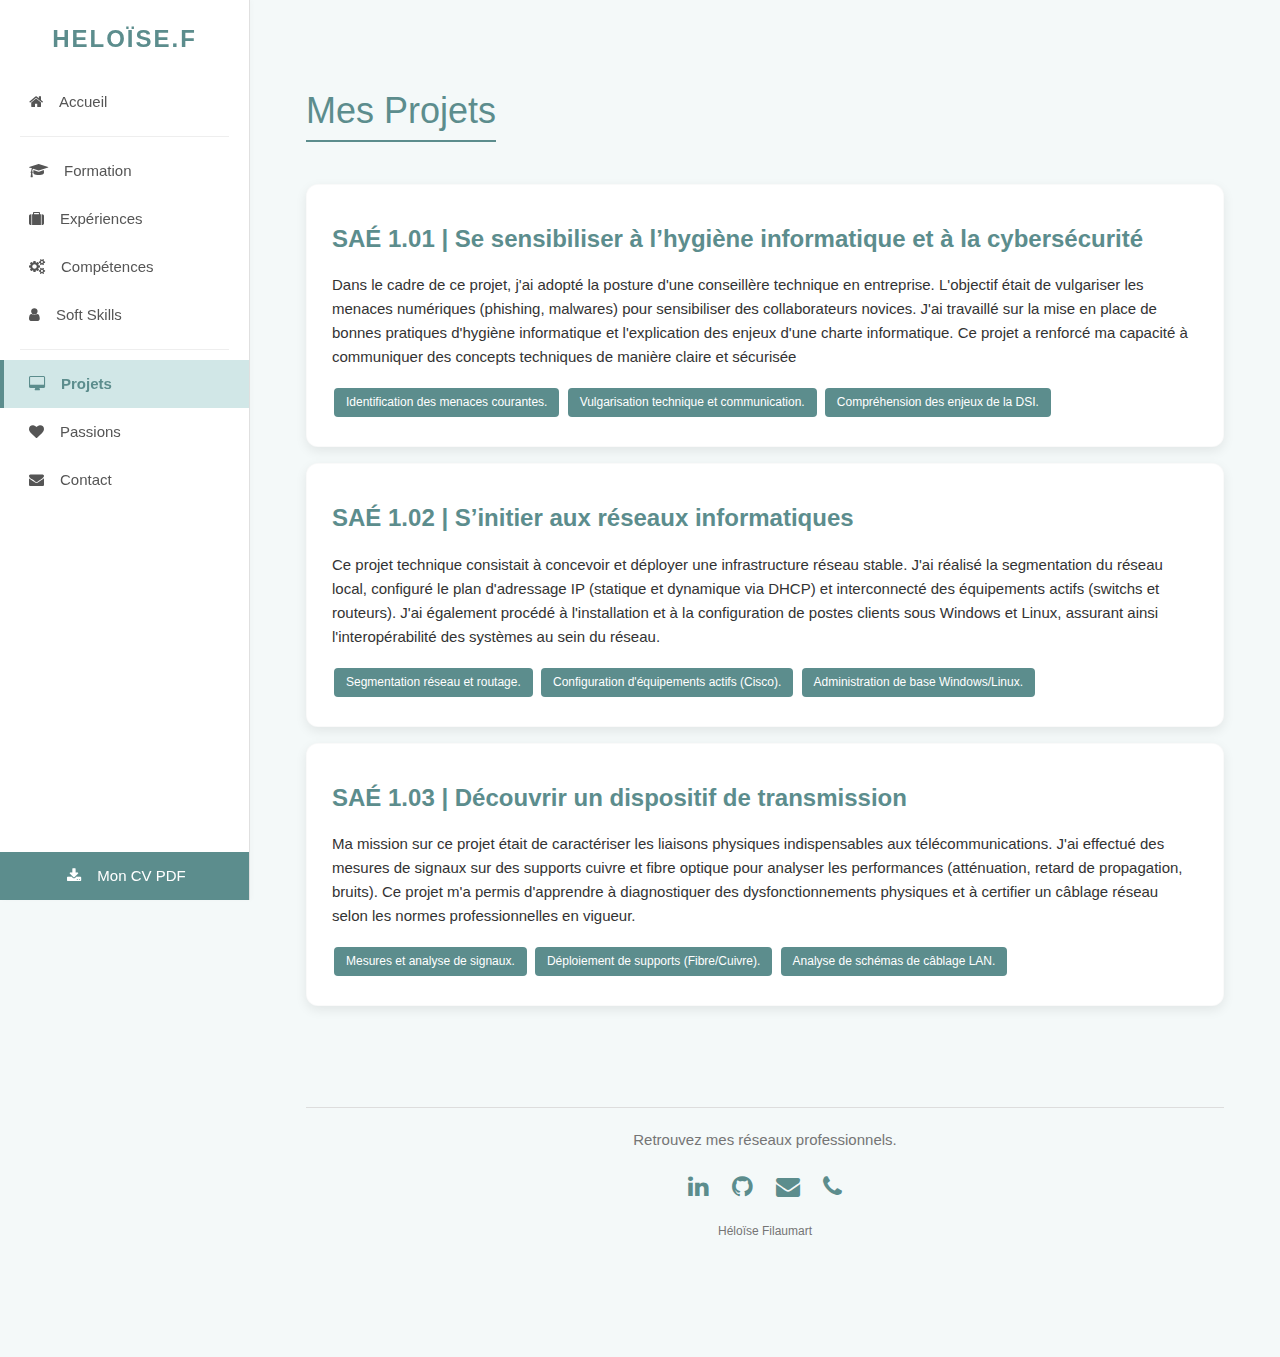
<file: projets.html>
<!DOCTYPE html>
<html lang="fr">
    
<head>
    <meta charset="UTF-8">
    <meta name="viewport" content="width=device-width, initial-scale=1">
    <title>Projets | Héloïse Filaumart</title>
    <link rel="stylesheet" href="https://www.w3schools.com/w3css/4/w3.css">
    <link rel="stylesheet" href="https://cdnjs.cloudflare.com/ajax/libs/font-awesome/4.7.0/css/font-awesome.min.css">
    <link rel="stylesheet" href="style.css">
</head>

<body>
    <nav class="sidebar">
        <div style="padding: 20px; text-align: center;">
            <h3 style="color: var(--primary); font-weight: bold; margin: 0; letter-spacing: 2px;">HELOÏSE.F</h3>
        </div>
        
        <a href="index.html"><i class="fa fa-home w3-margin-right"></i>Accueil</a>
        <hr>
        <a href="parcours.html"><i class="fa fa-graduation-cap w3-margin-right"></i>Formation</a>
        <a href="experiences.html"><i class="fa fa-suitcase w3-margin-right"></i>Expériences</a>
        <a href="competences.html"><i class="fa fa-gears w3-margin-right"></i>Compétences</a>
        <a href="softskills.html"><i class="fa fa-user w3-margin-right"></i>Soft Skills</a>
        <hr>
        <a href="projets.html" class="active"><i class="fa fa-desktop w3-margin-right"></i>Projets</a>
        <a href="passions.html"><i class="fa fa-heart w3-margin-right"></i>Passions</a>
        <a href="contact.html"><i class="fa fa-envelope w3-margin-right"></i>Contact</a>
        
        <a href="telechargement.html" style="margin-top:auto; background: var(--primary); color:white; text-align: center;">
            <i class="fa fa-download w3-margin-right"></i>Mon CV PDF
        </a>
    </nav>

    <div class="main-content">

        <header class="w3-container w3-padding-32">
            <h1 style="color: var(--primary); border-bottom: 2px solid var(--primary); display:inline-block;">Mes Projets</h1>
        </header>

        <div class="w3-container">

            <div class="card-premium w3-margin-bottom">
                <h3 style="color: var(--primary);"><b>SAÉ 1.01 |  Se sensibiliser à l’hygiène informatique et à la cybersécurité</b></h3>
                <p>Dans le cadre de ce projet, j'ai adopté la posture d'une conseillère technique en entreprise. L'objectif était de vulgariser les menaces numériques (phishing, malwares) pour sensibiliser des collaborateurs novices. J'ai travaillé sur la mise en place de bonnes pratiques d'hygiène informatique et l'explication des enjeux d'une charte informatique. Ce projet a renforcé ma capacité à communiquer des concepts techniques de manière claire et sécurisée</p>
                <span class="w3-tag w3-round" style="background-color: var(--primary);">Identification des menaces courantes.</span>
                <span class="w3-tag w3-round" style="background-color: var(--primary);">Vulgarisation technique et communication.</span>
                <span class="w3-tag w3-round" style="background-color: var(--primary);">Compréhension des enjeux de la DSI.</span>
            </div>

            <div class="card-premium w3-margin-bottom">
                <h3 style="color: var(--primary);"><b>SAÉ 1.02 | S’initier aux réseaux informatiques</b></h3>
                <p>Ce projet technique consistait à concevoir et déployer une infrastructure réseau stable. J'ai réalisé la segmentation du réseau local, configuré le plan d'adressage IP (statique et dynamique via DHCP) et interconnecté des équipements actifs (switchs et routeurs). J'ai également procédé à l'installation et à la configuration de postes clients sous Windows et Linux, assurant ainsi l'interopérabilité des systèmes au sein du réseau.</p>
                <span class="w3-tag w3-round" style="background-color: var(--primary);">Segmentation réseau et routage.</span>
                <span class="w3-tag w3-round" style="background-color: var(--primary);">Configuration d'équipements actifs (Cisco).</span>
                <span class="w3-tag w3-round" style="background-color: var(--primary);">Administration de base Windows/Linux.</span>
            </div>

            <div class="card-premium w3-margin-bottom">
                <h3 style="color: var(--primary);"><b>SAÉ 1.03 | Découvrir un dispositif de transmission</b></h3>
                <p>Ma mission sur ce projet était de caractériser les liaisons physiques indispensables aux télécommunications. J'ai effectué des mesures de signaux sur des supports cuivre et fibre optique pour analyser les performances (atténuation, retard de propagation, bruits). Ce projet m'a permis d'apprendre à diagnostiquer des dysfonctionnements physiques et à certifier un câblage réseau selon les normes professionnelles en vigueur.</p>
                <span class="w3-tag w3-round" style="background-color: var(--primary);">Mesures et analyse de signaux.</span>
                <span class="w3-tag w3-round" style="background-color: var(--primary);">Déploiement de supports (Fibre/Cuivre).</span>
                <span class="w3-tag w3-round" style="background-color: var(--primary);">Analyse de schémas de câblage LAN.</span>
            </div>

        </div>

        <footer class="w3-container w3-padding-64 w3-center">
            <hr style="border-top: 1px solid #ddd">
            <p class="w3-text-grey">Retrouvez mes réseaux professionnels.</p>
            <div class="w3-xlarge w3-section">
                <a href="https://www.linkedin.com/in/h%C3%A9lo%C3%AFse-filaumart-3955b53a0" target="_blank"><i class="fa fa-linkedin w3-hover-opacity" style="color: var(--primary);"></i></a>
                <a href="https://github.com/heloweeze" target="_blank"><i class="fa fa-github w3-hover-opacity w3-margin-left" style="color: var(--primary);"></i></a>
                <a href="mailto:h.filaumart@rt-iut.re" class="w3-margin-left"><i class="fa fa-envelope w3-hover-opacity" style="color: var(--primary);"></i></a>
                <a href="tel:+262692166495" class="w3-margin-left"><i class="fa fa-phone w3-hover-opacity" style="color: var(--primary);"></i></a>
            </div>
            <p class="w3-small w3-text-grey">Héloïse Filaumart</p>
        </footer>

    </div>

</body>
</html>
</file>
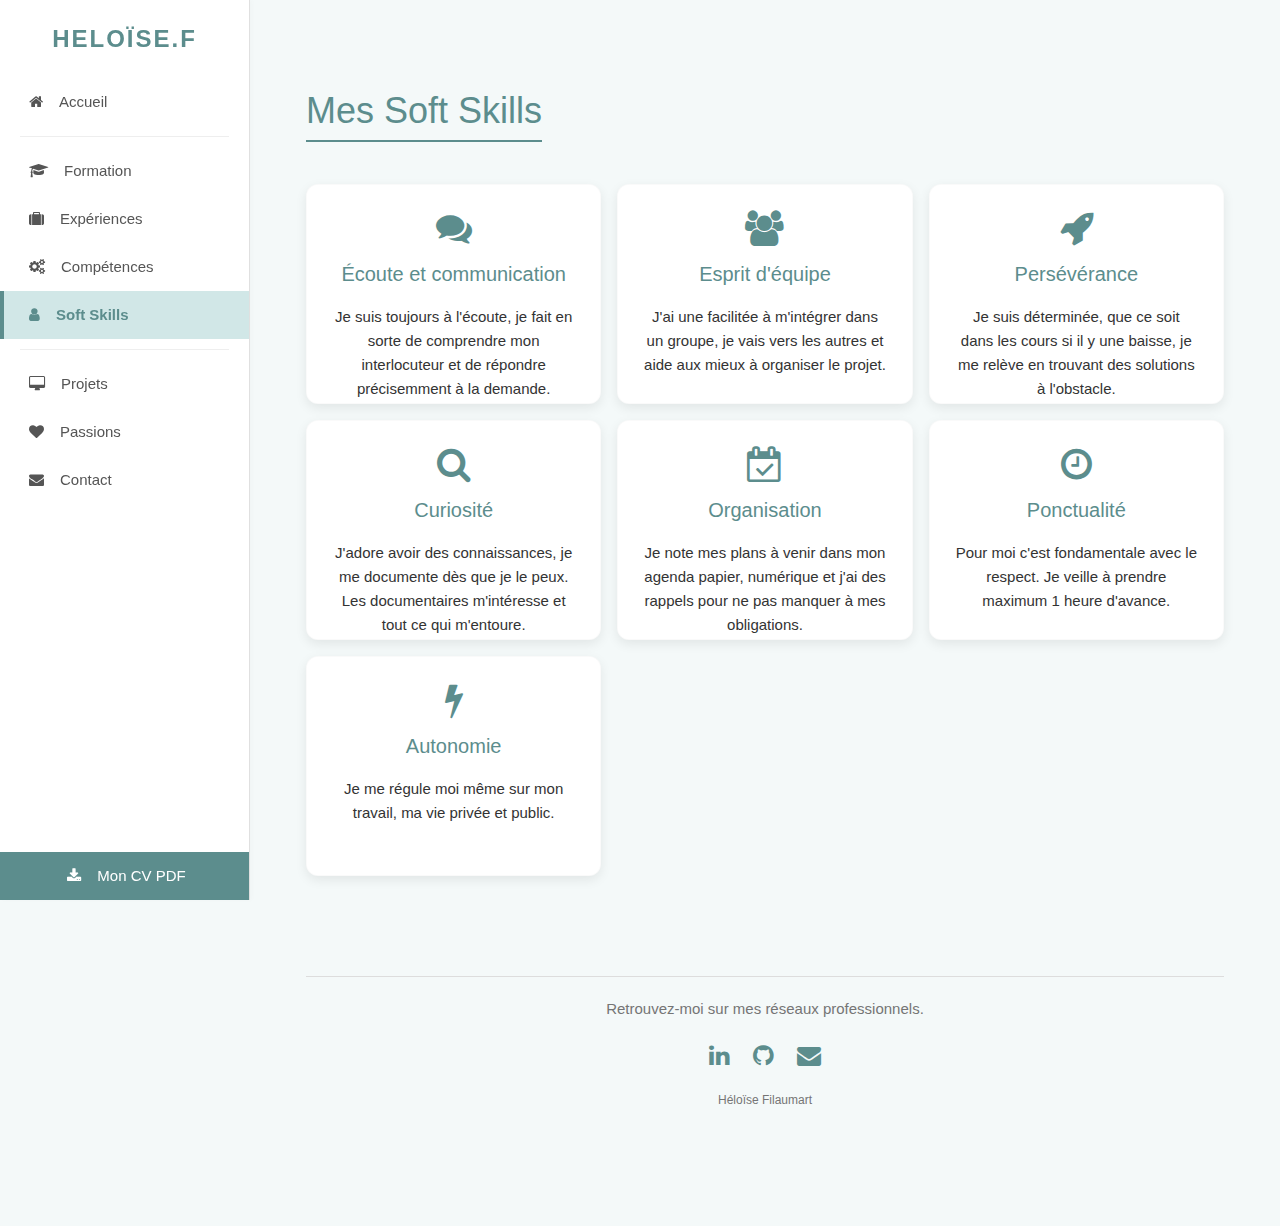
<file: softskills.html>
<!DOCTYPE html>
<html lang="fr">
    
<head>
    <meta charset="UTF-8">
    <meta name="viewport" content="width=device-width, initial-scale=1">
    <title>Soft Skills | Héloïse Filaumart</title>
    <link rel="stylesheet" href="https://www.w3schools.com/w3css/4/w3.css">
    <link rel="stylesheet" href="https://cdnjs.cloudflare.com/ajax/libs/font-awesome/4.7.0/css/font-awesome.min.css">
    <link rel="stylesheet" href="style.css">
</head>

<body>

    <nav class="sidebar">
        <div style="padding: 20px; text-align: center;">
            <h3 style="color: var(--primary); font-weight: bold; margin: 0; letter-spacing: 2px;">HELOÏSE.F</h3>
        </div>
        
        <a href="index.html"><i class="fa fa-home w3-margin-right"></i>Accueil</a>
        <hr>
        <a href="parcours.html"><i class="fa fa-graduation-cap w3-margin-right"></i>Formation</a>
        <a href="experiences.html"><i class="fa fa-suitcase w3-margin-right"></i>Expériences</a>
        <a href="competences.html"><i class="fa fa-gears w3-margin-right"></i>Compétences</a>
        <a href="softskills.html" class="active"><i class="fa fa-user w3-margin-right"></i>Soft Skills</a>
        <hr>
        <a href="projets.html"><i class="fa fa-desktop w3-margin-right"></i>Projets</a>
        <a href="passions.html"><i class="fa fa-heart w3-margin-right"></i>Passions</a>
        <a href="contact.html"><i class="fa fa-envelope w3-margin-right"></i>Contact</a>
        
        <a href="telechargement.html" style="margin-top:auto; background: var(--primary); color:white; text-align: center;">
            <i class="fa fa-download w3-margin-right"></i>Mon CV PDF
        </a>
    </nav>

    <div class="main-content">

        <header class="w3-container w3-padding-32">
            <h1 style="color: var(--primary); border-bottom: 2px solid var(--primary); display:inline-block;">Mes Soft Skills</h1>
        </header>
        
        <div class="w3-row-padding">

            <div class="w3-third w3-margin-bottom">
                <div class="card-premium w3-center" style="height: 220px;">
                    <i class="fa fa-comments w3-xxlarge" style="color: var(--primary);"></i>
                    <h4 style="color: var(--primary);">Écoute et communication</h4>
                    <p>Je suis toujours à l'écoute, je fait en sorte de comprendre mon interlocuteur et de répondre précisemment à la demande.</p>
                </div>
            </div>

            <div class="w3-third w3-margin-bottom">
                <div class="card-premium w3-center" style="height: 220px;">
                    <i class="fa fa-users w3-xxlarge" style="color: var(--primary);"></i>
                    <h4 style="color: var(--primary);">Esprit d'équipe</h4>
                    <p>J'ai une facilitée à m'intégrer dans un groupe, je vais vers les autres et aide aux mieux à organiser le projet.</p>
                </div>
            </div>

            <div class="w3-third w3-margin-bottom">
                <div class="card-premium w3-center" style="height: 220px;">
                    <i class="fa fa-rocket w3-xxlarge" style="color: var(--primary);"></i>
                    <h4 style="color: var(--primary);">Persévérance</h4>
                    <p>Je suis déterminée, que ce soit dans les cours si il y une baisse, je me relève en trouvant des solutions à l'obstacle.</p>
                </div>
            </div>

            <div class="w3-third w3-margin-bottom">
                <div class="card-premium w3-center" style="height: 220px;">
                    <i class="fa fa-search w3-xxlarge" style="color: var(--primary);"></i>
                    <h4 style="color: var(--primary);">Curiosité</h4>
                    <p>J'adore avoir des connaissances, je me documente dès que je le peux. Les documentaires m'intéresse et tout ce qui m'entoure.</p>
                </div>
            </div>

            <div class="w3-third w3-margin-bottom">
                <div class="card-premium w3-center" style="height: 220px;">
                    <i class="fa fa-calendar-check-o w3-xxlarge" style="color: var(--primary);"></i>
                    <h4 style="color: var(--primary);">Organisation</h4>
                    <p>Je note mes plans à venir dans mon agenda papier, numérique et j'ai des rappels pour ne pas manquer à mes obligations.</p>
                </div>
            </div>

            <div class="w3-third w3-margin-bottom">
                <div class="card-premium w3-center" style="height: 220px;">
                    <i class="fa fa-clock-o w3-xxlarge" style="color: var(--primary);"></i>
                    <h4 style="color: var(--primary);">Ponctualité</h4>
                    <p>Pour moi c'est fondamentale avec le respect. Je veille à prendre maximum 1 heure d'avance.</p>
                </div>
            </div>

            <div class="w3-third w3-margin-bottom">
                <div class="card-premium w3-center" style="height: 220px;">
                    <i class="fa fa-bolt w3-xxlarge" style="color: var(--primary);"></i>
                    <h4 style="color: var(--primary);">Autonomie</h4>
                    <p>Je me régule moi même sur mon travail, ma vie privée et public.</p>
                </div>
            </div>

        </div>

        <footer class="w3-container w3-padding-64 w3-center">
            <hr style="border-top: 1px solid #ddd">
            <p class="w3-text-grey">Retrouvez-moi sur mes réseaux professionnels.</p>
            <div class="w3-xlarge w3-section">
                <a href="https://www.linkedin.com/in/h%C3%A9lo%C3%AFse-filaumart-3955b53a0" target="_blank"><i class="fa fa-linkedin w3-hover-opacity" style="color: var(--primary);"></i></a>
                <a href="https://github.com/heloweeze" target="_blank"><i class="fa fa-github w3-hover-opacity w3-margin-left" style="color: var(--primary);"></i></a>
                <a href="mailto:h.filaumart@rt-iut.re" class="w3-margin-left"><i class="fa fa-envelope w3-hover-opacity" style="color: var(--primary);"></i></a>
            </div>
            <p class="w3-small w3-text-grey">Héloïse Filaumart</p>
        </footer>

    </div>

</body>
</html>
</file>
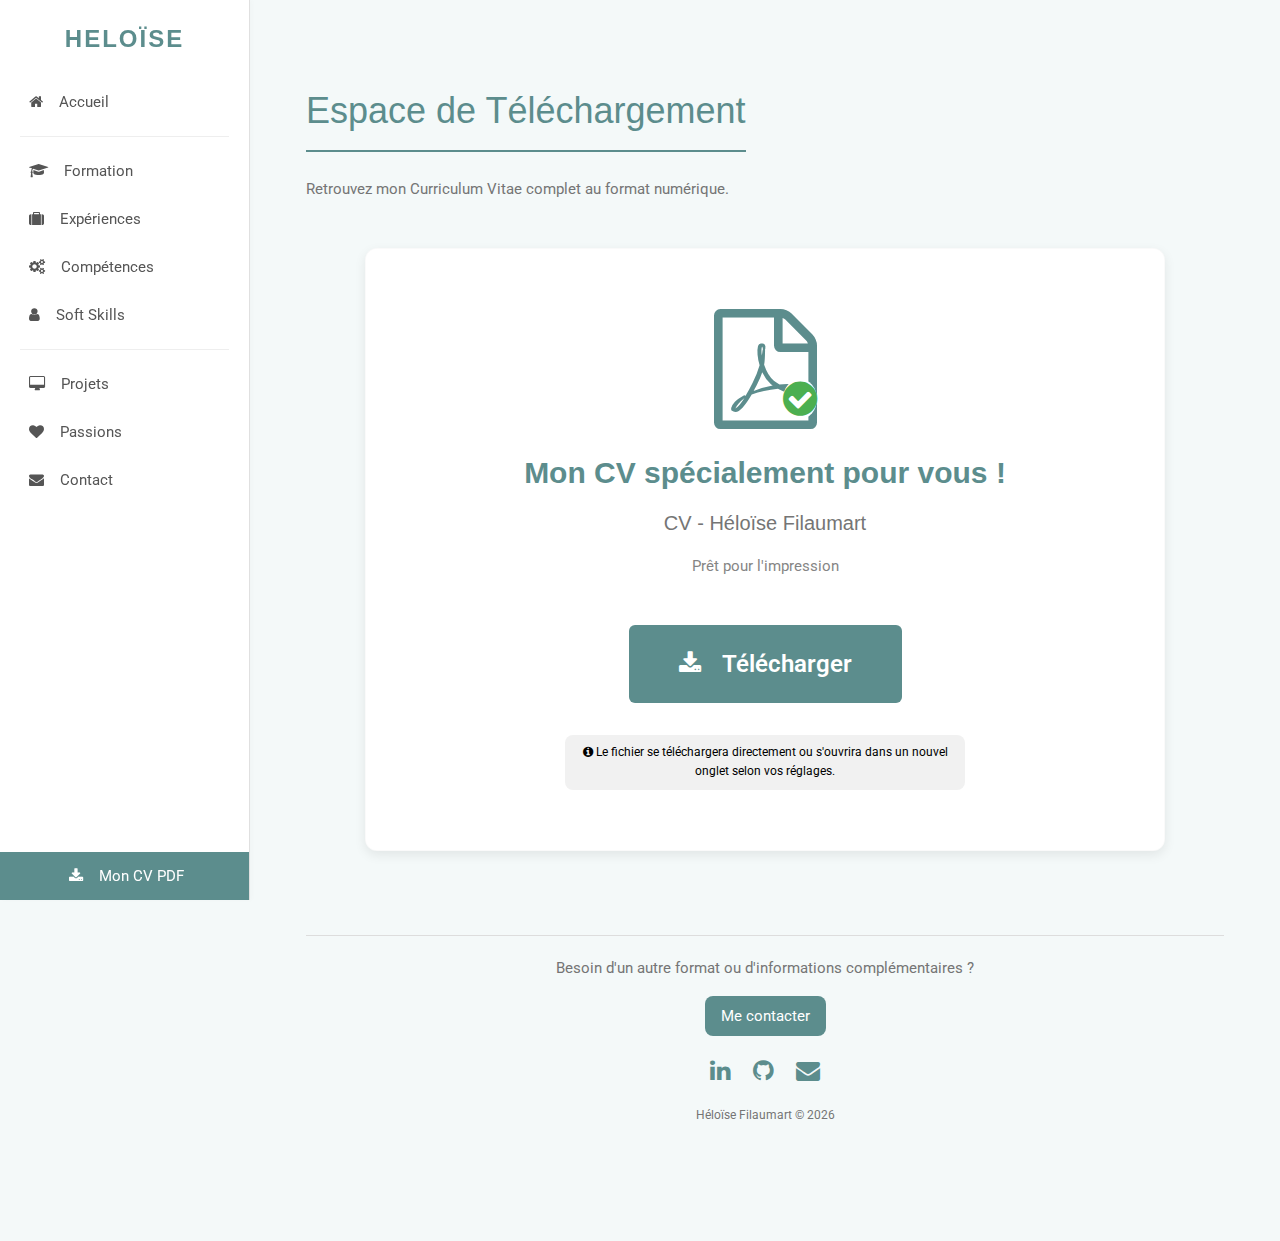
<file: telechargement.html>
<!DOCTYPE html>
<html lang="fr">

<head>
    <meta charset="utf-8">
    <meta name="viewport" content="width=device-width, initial-scale=1">
    <title>Téléchargement CV | Héloïse Filaumart</title>
    <link rel="stylesheet" href="https://www.w3schools.com/w3css/4/w3.css">
    <link rel="stylesheet" href="https://fonts.googleapis.com/css?family=Roboto">
    <link rel="stylesheet" href="https://cdnjs.cloudflare.com/ajax/libs/font-awesome/4.7.0/css/font-awesome.min.css">
    <link rel="stylesheet" href="style.css">
</head>

<body>

    <!-- Menu navigation -->
    <nav class="sidebar">
        <div style="padding: 20px; text-align: center;">
            <h3 style="color: var(--primary); font-weight: bold; margin: 0; letter-spacing: 2px;">HELOÏSE</h3>
        </div>
        
        <a href="index.html"><i class="fa fa-home w3-margin-right"></i>Accueil</a>
        <hr>
        <a href="parcours.html"><i class="fa fa-graduation-cap w3-margin-right"></i>Formation</a>
        <a href="experiences.html"><i class="fa fa-suitcase w3-margin-right"></i>Expériences</a>
        <a href="competences.html"><i class="fa fa-gears w3-margin-right"></i>Compétences</a>
        <a href="softskills.html"><i class="fa fa-user w3-margin-right"></i>Soft Skills</a>
        <hr>
        <a href="projets.html"><i class="fa fa-desktop w3-margin-right"></i>Projets</a>
        <a href="passions.html"><i class="fa fa-heart w3-margin-right"></i>Passions</a>
        <a href="contact.html"><i class="fa fa-envelope w3-margin-right"></i>Contact</a>
        
        <a href="telechargement.html" style="margin-top:auto; background: var(--primary); color:white; text-align: center;">
            <i class="fa fa-download w3-margin-right"></i>Mon CV PDF
        </a>
    </nav>

    <!-- Le ruban -->
    <div class="main-content">
        <header class="w3-container w3-padding-32">
            <h1 style="color: var(--primary); border-bottom: 2px solid var(--primary); display:inline-block; padding-bottom:10px;">
                Espace de Téléchargement
            </h1>
            <p class="w3-text-grey">Retrouvez mon Curriculum Vitae complet au format numérique.</p>
        </header>

        <div class="w3-container">
            <div class="card-premium w3-center w3-animate-zoom" style="max-width: 800px; margin: auto; padding: 60px 20px;">
                <div style="position: relative; display: inline-block;">
                    <i class="fa fa-file-pdf-o" style="font-size:120px; color: var(--primary);"></i>
                    <i class="fa fa-check-circle w3-text-green" style="position: absolute; bottom: 10px; right: 0; font-size: 40px; background: white; border-radius: 50%;"></i>
                </div>
                
                <h2 style="color: var(--primary); margin-top: 20px;"><b>Mon CV spécialement pour vous !</b></h2>
                <h4 class="w3-text-grey">CV - Héloïse Filaumart</h4>
                <p class="w3-opacity">Prêt pour l'impression</p>
                
                <div class="w3-padding-32">
                    <a href="documents/CV_Heloise_Filaumart.pdf" download class="btn-custom w3-xlarge w3-round-xxlarge w3-hover-shadow" style="padding: 20px 50px; text-decoration: none;">
                        <i class="fa fa-download w3-margin-right"></i> Télécharger
                    </a>
                </div>

                <div class="w3-light-grey w3-round-large w3-padding w3-small" style="max-width: 400px; margin: auto;">
                    <i class="fa fa-info-circle"></i> Le fichier se téléchargera directement ou s'ouvrira dans un nouvel onglet selon vos réglages.
                </div>
            </div>
        </div>

        <!-- Pied de page -->
        <footer class="w3-container w3-padding-64 w3-center">
            <hr style="border-top: 1px solid #ddd">
            <p class="w3-text-grey">Besoin d'un autre format ou d'informations complémentaires ?</p>
            <div class="w3-section">
                <a href="contact.html" class="w3-button w3-round-large" style="background-color: var(--primary); color: white;">Me contacter</a>
            </div>
            <div class="w3-xlarge w3-section">
                <a href="https://www.linkedin.com/in/h%C3%A9lo%C3%AFse-filaumart-3955b53a0" target="_blank" title="LinkedIn"><i class="fa fa-linkedin w3-hover-opacity" style="color: var(--primary);"></i></a>
                <a href="https://github.com/heloweeze" target="_blank" class="w3-margin-left" title="GitHub"><i class="fa fa-github w3-hover-opacity" style="color: var(--primary);"></i></a>
                <a href="mailto:h.filaumart@rt-iut.re" class="w3-margin-left" title="Email"><i class="fa fa-envelope w3-hover-opacity" style="color: var(--primary);"></i></a>
            </div>
            <p class="w3-small w3-text-grey">Héloïse Filaumart © 2026</p>
        </footer>

    </div>

</body>
</html>
</file>
<file: style.css>
:root {
    /* Couleurs harmonisées */
    --primary: #5c8d8d;      /* Bleu-vert sourd (Titres et Boutons) */
    --primary-dark: #4a7272; /* Version plus sombre pour le survol */
    --accent: #d1e7e7;       /* Bleu-vert très clair (Fond de menu actif) */
    --bg-page: #f4f9f9;      /* Fond de page très légèrement teinté */
    --sidebar-width: 250px;
    --shadow: 0 4px 12px rgba(0,0,0,0.08);
}

/* --- BASES --- */
body {
    font-family: 'Segoe UI', Roboto, Helvetica, Arial, sans-serif;
    background-color: var(--bg-page);
    margin: 0;
    color: #333;
    display: flex;
    line-height: 1.6;
}

/* --- MENU LATÉRAL FIXE --- */
.sidebar {
    height: 100vh;
    width: var(--sidebar-width);
    background-color: #ffffff;
    position: fixed;
    z-index: 10;
    top: 0;
    left: 0;
    border-right: 1px solid #e0e0e0;
    display: flex;
    flex-direction: column;
    box-shadow: 2px 0 5px rgba(0,0,0,0.02);
}

.sidebar a {
    padding: 12px 25px;
    text-decoration: none;
    font-size: 15px;
    color: #555;
    display: block;
    transition: all 0.3s ease;
    border-left: 4px solid transparent;
}

.sidebar a:hover {
    background-color: var(--bg-page);
    color: var(--primary);
    padding-left: 30px; /* Petit effet de glissement */
}

.sidebar a.active {
    background-color: var(--accent);
    color: var(--primary);
    font-weight: bold;
    border-left: 4px solid var(--primary);
}

.sidebar hr {
    margin: 10px 20px;
    border: 0;
    border-top: 1px solid #eee;
}

/* --- CONTENU PRINCIPAL --- */
.main-content {
    margin-left: var(--sidebar-width);
    padding: 40px;
    width: 100%;
    min-height: 100vh;
}

/* --- CARTES PREMIUM --- */
.card-premium {
    background: white;
    padding: 25px;
    border-radius: 12px;
    box-shadow: var(--shadow);
    transition: transform 0.3s ease, box-shadow 0.3s ease;
    border: 1px solid rgba(0,0,0,0.02);
    height: 100%; /* Pour que les cartes d'une même ligne aient la même taille */
}

.card-premium:hover {
    transform: translateY(-5px); /* Soulèvement au survol */
    box-shadow: 0 8px 20px rgba(0,0,0,0.12);
}

/* --- BOUTONS --- */
.btn-custom { 
    background-color: var(--primary);
    color: white !important;
    padding: 10px 20px;
    border-radius: 6px;
    text-decoration: none;
    display: inline-block;
    transition: background 0.3s ease;
    border: none;
    font-weight: 600;
}

.btn-custom:hover {
    background-color: var(--primary-dark);
    box-shadow: 0 4px 8px rgba(0,0,0,0.1);
}

/* --- TAGS (SAÉ / Compétences) --- */
.w3-tag {
    margin: 4px 2px;
    padding: 5px 12px;
    font-size: 12px;
    font-weight: 500;
}

/* --- IMAGES --- */
.hero-img {
    width: 220px;
    height: 220px;
    border-radius: 50%;
    border: 8px solid white;
    box-shadow: var(--shadow);
    object-fit: cover;
}

/* --- RESPONSIVE : TABLETTES ET MOBILES --- */
@media screen and (max-width: 992px) {
    body {
        flex-direction: column;
    }

    .sidebar {
        width: 100%;
        height: auto;
        position: relative;
        flex-direction: row;
        flex-wrap: wrap;
        padding-top: 0;
        border-right: none;
        border-bottom: 1px solid #eee;
    }

    .sidebar div:first-child, .sidebar hr {
        display: none; /* Cache le logo et les barres sur mobile */
    }

    .sidebar a {
        flex: 1;
        min-width: 120px;
        text-align: center;
        padding: 10px 5px;
        font-size: 13px;
        border-left: none;
        border-bottom: 3px solid transparent;
    }

    .sidebar a.active {
        border-left: none;
        border-bottom: 3px solid var(--primary);
    }

    .sidebar a[href="telechargement.html"] {
        width: 100%;
        flex: none;
        background: var(--primary);
        color: white;
    }

    .main-content {
        margin-left: 0;
        padding: 20px;
    }
}
</file>
